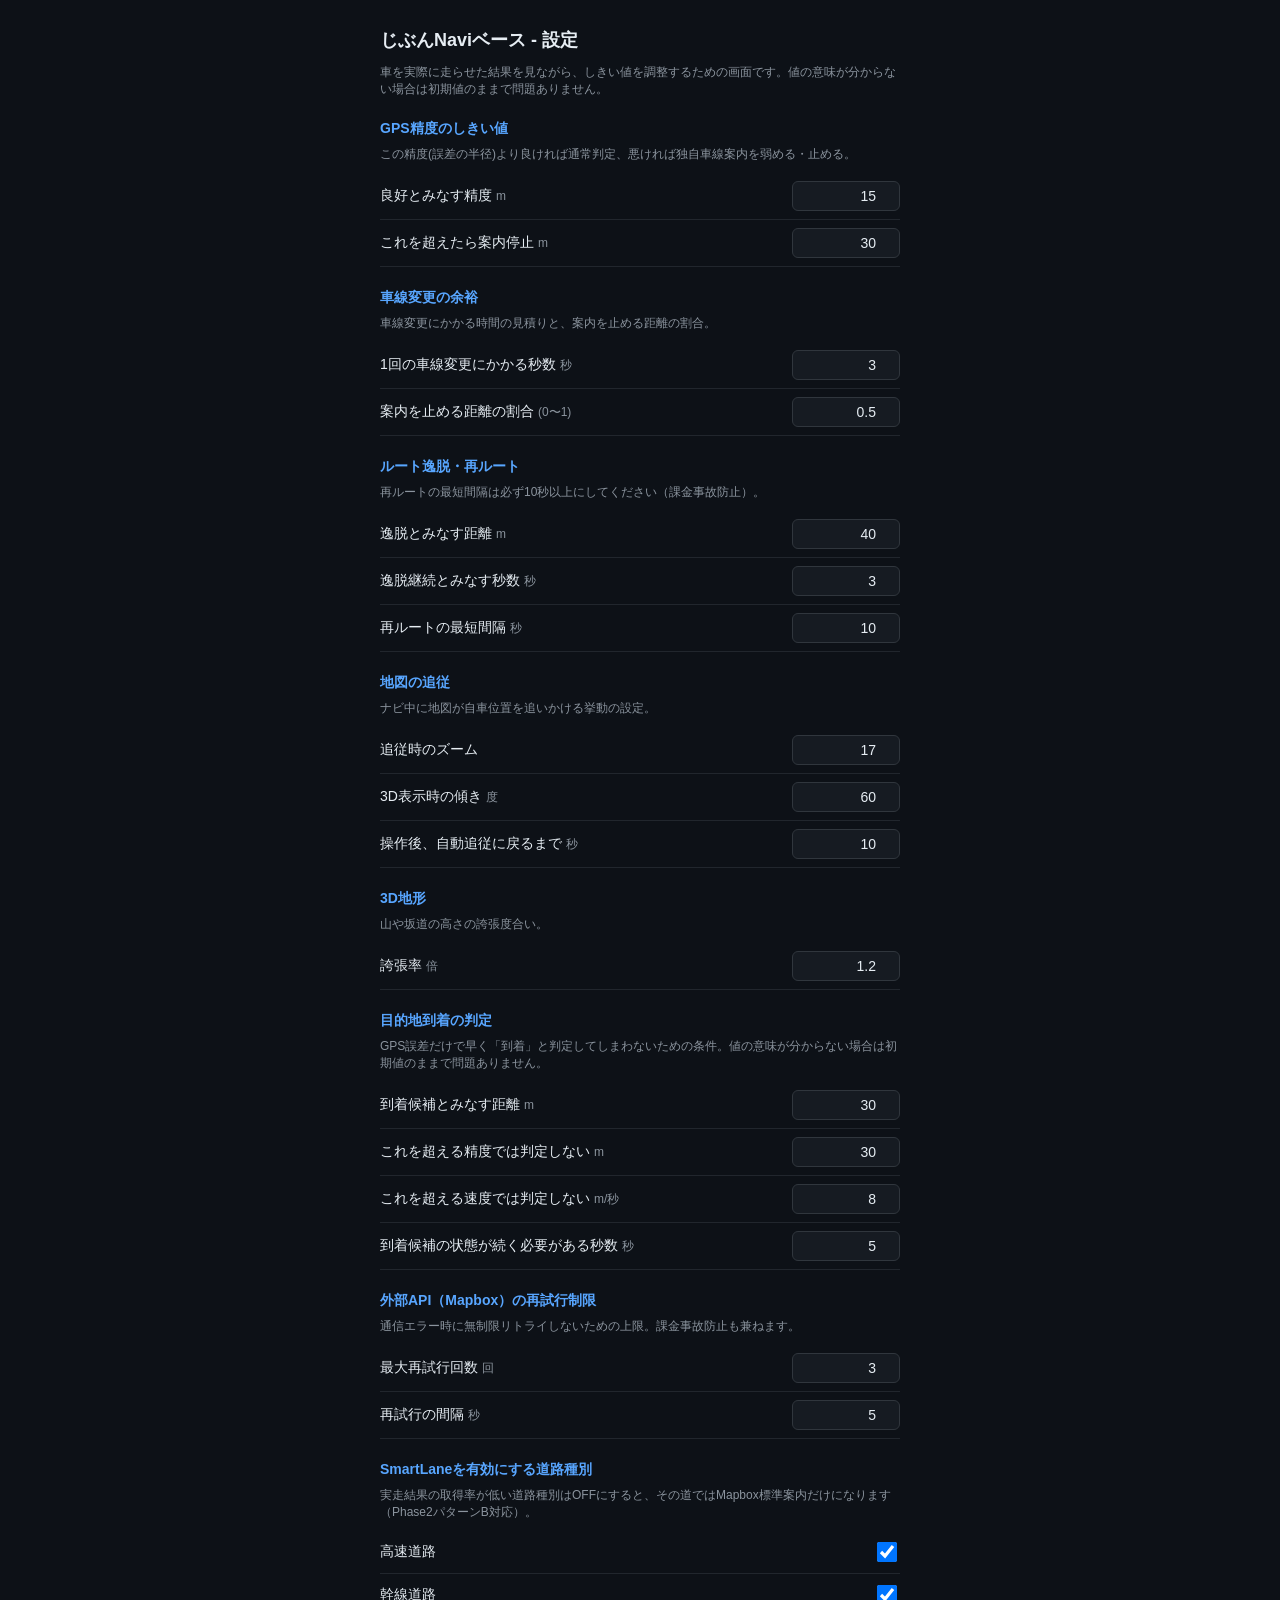
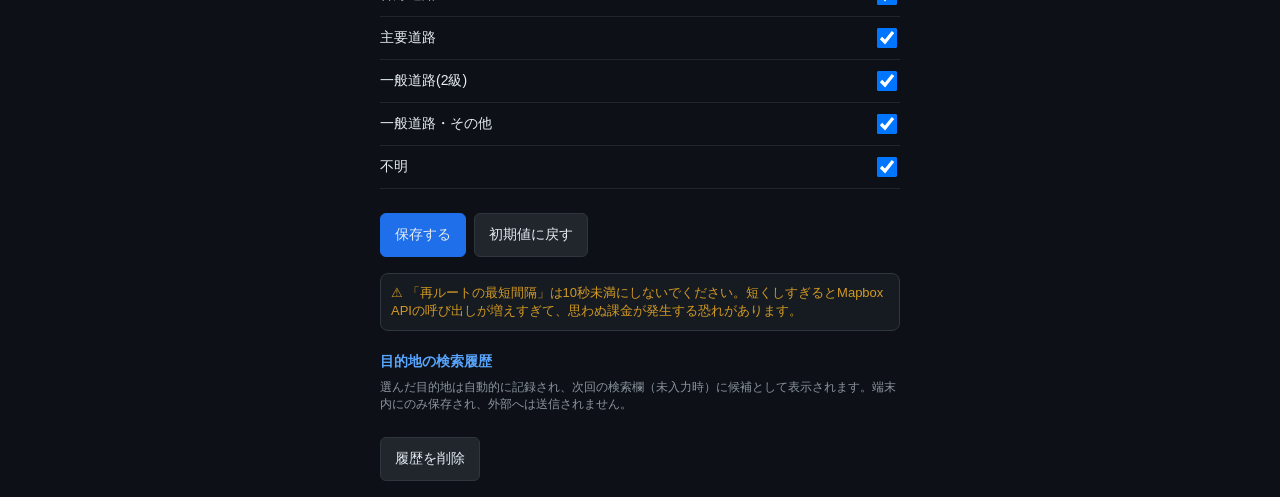
<file: settings.html>
<!DOCTYPE html>
<html lang="ja">
<head>
<meta charset="UTF-8">
<meta name="viewport" content="width=device-width, initial-scale=1.0">
<title>じぶんNaviベース - 設定</title>
<style>
  body { background:#0d1117; color:#e6edf3; font-family:-apple-system,"Hiragino Sans","Noto Sans JP",sans-serif; padding:16px; max-width:520px; margin:0 auto; }
  h1 { font-size:18px; }
  h2 { font-size:14px; color:#58a6ff; margin-top:22px; margin-bottom:8px; }
  p.desc { color:#8b949e; font-size:12px; margin:2px 0 10px; }
  .field { display:flex; justify-content:space-between; align-items:center; gap:10px; padding:8px 0; border-bottom:1px solid #21262d; }
  .field label { font-size:14px; }
  .field .unit { color:#8b949e; font-size:12px; margin-left:4px; }
  input[type="number"] {
    width:90px; background:#161b22; color:#e6edf3; border:1px solid #30363d;
    border-radius:6px; padding:6px 8px; font-size:14px; text-align:right;
  }
  input[type="checkbox"] { width:20px; height:20px; }
  input.invalid { border-color:#f85149; background:#3a1a1a; }
  #actions { display:flex; gap:8px; margin-top:24px; flex-wrap:wrap; }
  button { background:#21262d; color:#e6edf3; border:1px solid #30363d; border-radius:6px; padding:10px 14px; font-size:14px; cursor:pointer; min-height:44px; }
  #btnSave { background:#1f6feb; border-color:#1f6feb; }
  #note { margin-top:16px; padding:10px; background:#161b22; border:1px solid #30363d; border-radius:8px; font-size:13px; color:#d29922; }
  #savedMsg { color:#3fb950; font-size:13px; margin-top:10px; display:none; }
  #errorMsg { color:#f85149; font-size:13px; margin-top:10px; display:none; white-space:pre-wrap; }
</style>
</head>
<body>

<h1>じぶんNaviベース - 設定</h1>
<p class="desc">車を実際に走らせた結果を見ながら、しきい値を調整するための画面です。値の意味が分からない場合は初期値のままで問題ありません。</p>

<div id="form"></div>

<div id="actions">
  <button id="btnSave">保存する</button>
  <button id="btnReset">初期値に戻す</button>
</div>
<div id="savedMsg" role="status">保存しました。ナビ画面（index.html）を再読み込みすると反映されます。</div>
<div id="errorMsg" role="alert"></div>

<div id="note">
  ⚠ 「再ルートの最短間隔」は10秒未満にしないでください。短くしすぎるとMapbox APIの呼び出しが増えすぎて、思わぬ課金が発生する恐れがあります。
</div>

<h2>目的地の検索履歴</h2>
<p class="desc">選んだ目的地は自動的に記録され、次回の検索欄（未入力時）に候補として表示されます。端末内にのみ保存され、外部へは送信されません。</p>
<div id="actions">
  <button id="btnClearHistory">履歴を削除</button>
</div>

<script type="module">
import { SETTABLE_GROUPS, SETTINGS_STORAGE_KEY, ROAD_CLASSES, validateSettingValue, validateGroupConsistency } from './js/config.js';
import { clearHistory } from './js/log/destinationHistory.js';

// group.key → 日本語ラベル（エラーメッセージ表示用）
const FIELD_LABELS = {};

const ROAD_CLASS_LABEL = {
  motorway: '高速道路', trunk: '幹線道路', primary: '主要道路',
  secondary: '一般道路(2級)', street: '一般道路・その他', unknown: '不明'
};

// フィールド定義：どのグループ・キーを、どんなラベル・単位・step・minで編集させるか
const FIELD_GROUPS = [
  {
    title: 'GPS精度のしきい値',
    desc: 'この精度(誤差の半径)より良ければ通常判定、悪ければ独自車線案内を弱める・止める。',
    group: 'GPS_ACCURACY',
    fields: [
      { key: 'GOOD', label: '良好とみなす精度', unit: 'm', step: 1, min: 1 },
      { key: 'DEGRADED', label: 'これを超えたら案内停止', unit: 'm', step: 1, min: 1 }
    ]
  },
  {
    title: '車線変更の余裕',
    desc: '車線変更にかかる時間の見積りと、案内を止める距離の割合。',
    group: 'LANE_CHANGE',
    fields: [
      { key: 'SECONDS_PER_CHANGE', label: '1回の車線変更にかかる秒数', unit: '秒', step: 0.5, min: 0.5 },
      { key: 'CRITICAL_RATIO', label: '案内を止める距離の割合', unit: '(0〜1)', step: 0.05, min: 0.1, max: 1 }
    ]
  },
  {
    title: 'ルート逸脱・再ルート',
    desc: '再ルートの最短間隔は必ず10秒以上にしてください（課金事故防止）。',
    group: 'REROUTE',
    fields: [
      { key: 'OFF_ROUTE_METERS', label: '逸脱とみなす距離', unit: 'm', step: 5, min: 5 },
      { key: 'OFF_ROUTE_SECONDS', label: '逸脱継続とみなす秒数', unit: '秒', step: 1, min: 1 },
      { key: 'MIN_INTERVAL_SECONDS', label: '再ルートの最短間隔', unit: '秒', step: 1, min: 10 }
    ]
  },
  {
    title: '地図の追従',
    desc: 'ナビ中に地図が自車位置を追いかける挙動の設定。',
    group: 'MAP_FOLLOW',
    fields: [
      { key: 'ZOOM', label: '追従時のズーム', unit: '', step: 0.5, min: 10, max: 20 },
      { key: 'PITCH_3D', label: '3D表示時の傾き', unit: '度', step: 5, min: 0, max: 85 },
      { key: 'RESUME_AFTER_SECONDS', label: '操作後、自動追従に戻るまで', unit: '秒', step: 1, min: 1 }
    ]
  },
  {
    title: '3D地形',
    desc: '山や坂道の高さの誇張度合い。',
    group: 'TERRAIN',
    fields: [
      { key: 'EXAGGERATION', label: '誇張率', unit: '倍', step: 0.1, min: 1, max: 3 }
    ]
  },
  {
    title: '目的地到着の判定',
    desc: 'GPS誤差だけで早く「到着」と判定してしまわないための条件。値の意味が分からない場合は初期値のままで問題ありません。',
    group: 'ARRIVAL',
    fields: [
      { key: 'RADIUS_M', label: '到着候補とみなす距離', unit: 'm', step: 5, min: 5, max: 200 },
      { key: 'MAX_GPS_ACCURACY_M', label: 'これを超える精度では判定しない', unit: 'm', step: 5, min: 5, max: 200 },
      { key: 'MAX_SPEED_MPS', label: 'これを超える速度では判定しない', unit: 'm/秒', step: 1, min: 1, max: 30 },
      { key: 'SUSTAIN_SECONDS', label: '到着候補の状態が続く必要がある秒数', unit: '秒', step: 1, min: 1, max: 60 }
    ]
  },
  {
    title: '外部API（Mapbox）の再試行制限',
    desc: '通信エラー時に無制限リトライしないための上限。課金事故防止も兼ねます。',
    group: 'API_RETRY',
    fields: [
      { key: 'MAX_ATTEMPTS', label: '最大再試行回数', unit: '回', step: 1, min: 1, max: 10 },
      { key: 'INTERVAL_SECONDS', label: '再試行の間隔', unit: '秒', step: 1, min: 1, max: 60 }
    ]
  }
];

const form = document.getElementById('form');

FIELD_GROUPS.forEach(({ title, desc, group, fields }) => {
  const h2 = document.createElement('h2');
  h2.textContent = title;
  form.appendChild(h2);
  const p = document.createElement('p');
  p.className = 'desc';
  p.textContent = desc;
  form.appendChild(p);

  fields.forEach(({ key, label, unit, step, min, max }) => {
    FIELD_LABELS[`${group}.${key}`] = label;
    const row = document.createElement('div');
    row.className = 'field';
    const value = SETTABLE_GROUPS[group][key];
    row.innerHTML = `
      <label for="f_${group}_${key}">${label}<span class="unit">${unit}</span></label>
      <input type="number" id="f_${group}_${key}" data-group="${group}" data-key="${key}"
        value="${value}" step="${step}" ${min !== undefined ? `min="${min}"` : ''} ${max !== undefined ? `max="${max}"` : ''}>
    `;
    form.appendChild(row);
  });
});

// 道路種別ごとのSmartLane有効/無効
const h2 = document.createElement('h2');
h2.textContent = 'SmartLaneを有効にする道路種別';
form.appendChild(h2);
const p = document.createElement('p');
p.className = 'desc';
p.textContent = '実走結果の取得率が低い道路種別はOFFにすると、その道ではMapbox標準案内だけになります（Phase2パターンB対応）。';
form.appendChild(p);

ROAD_CLASSES.forEach((rc) => {
  FIELD_LABELS[`SMART_LANE_ENABLED_ROAD_CLASSES.${rc}`] = ROAD_CLASS_LABEL[rc] ?? rc;
  const row = document.createElement('div');
  row.className = 'field';
  const checked = SETTABLE_GROUPS.SMART_LANE_ENABLED_ROAD_CLASSES[rc];
  row.innerHTML = `
    <label for="f_road_${rc}">${ROAD_CLASS_LABEL[rc] ?? rc}</label>
    <input type="checkbox" id="f_road_${rc}" data-group="SMART_LANE_ENABLED_ROAD_CLASSES" data-key="${rc}" data-bool="true" ${checked ? 'checked' : ''}>
  `;
  form.appendChild(row);
});

// 各inputの現在値（生の文字列/boolean）を集める。数値変換はvalidateSettingValue側で行う
// （Number('')は0になってしまい未入力を検出できないため、ここでは変換しない）。
function collectRawValues() {
  const raw = {};
  form.querySelectorAll('input').forEach((input) => {
    const { group, key, bool } = input.dataset;
    if (!raw[group]) raw[group] = {};
    raw[group][key] = bool ? input.checked : input.value;
  });
  return raw;
}

// 全項目を検証してからまとめて反映する（1件ずつ即時反映しない）。
// 1件でも不正なら保存させない（部分保存はしない）。
function validateAll(rawValues) {
  const validated = {};
  const errors = [];
  form.querySelectorAll('input.invalid').forEach((el) => el.classList.remove('invalid'));

  Object.entries(rawValues).forEach(([group, values]) => {
    // 個々の値の検証。無効な項目は現在の値のままにしておく
    // （グループ整合性チェックを、実際に保存されるであろう組み合わせに対して行うため）。
    const candidate = { ...SETTABLE_GROUPS[group] };
    Object.entries(values).forEach(([key, rawValue]) => {
      const result = validateSettingValue(group, key, rawValue);
      const inputEl = form.querySelector(`input[data-group="${group}"][data-key="${key}"]`);
      if (result.valid) {
        candidate[key] = result.value;
        inputEl?.classList.remove('invalid');
      } else {
        errors.push(`${FIELD_LABELS[`${group}.${key}`] ?? `${group}.${key}`}：${result.error}`);
        inputEl?.classList.add('invalid');
      }
    });

    const consistency = validateGroupConsistency(group, candidate);
    if (!consistency.valid) {
      errors.push(consistency.error);
      Object.keys(values).forEach((key) => {
        form.querySelector(`input[data-group="${group}"][data-key="${key}"]`)?.classList.add('invalid');
      });
    }

    validated[group] = candidate;
  });
  return { validated, errors };
}

const errorMsgEl = document.getElementById('errorMsg');
const savedMsgEl = document.getElementById('savedMsg');

document.getElementById('btnSave').addEventListener('click', () => {
  const { validated, errors } = validateAll(collectRawValues());

  if (errors.length > 0) {
    savedMsgEl.style.display = 'none';
    errorMsgEl.textContent = '保存できませんでした。以下を直してください：\n' + errors.join('\n');
    errorMsgEl.style.display = 'block';
    return;
  }

  errorMsgEl.style.display = 'none';
  localStorage.setItem(SETTINGS_STORAGE_KEY, JSON.stringify(validated));
  savedMsgEl.style.display = 'block';
  setTimeout(() => { savedMsgEl.style.display = 'none'; }, 4000);
});

document.getElementById('btnReset').addEventListener('click', () => {
  if (confirm('設定を初期値に戻します。よろしいですか？')) {
    localStorage.removeItem(SETTINGS_STORAGE_KEY);
    location.reload();
  }
});

document.getElementById('btnClearHistory').addEventListener('click', () => {
  if (confirm('目的地の検索履歴を削除します。よろしいですか？')) {
    clearHistory();
  }
});
</script>
</body>
</html>
</file>
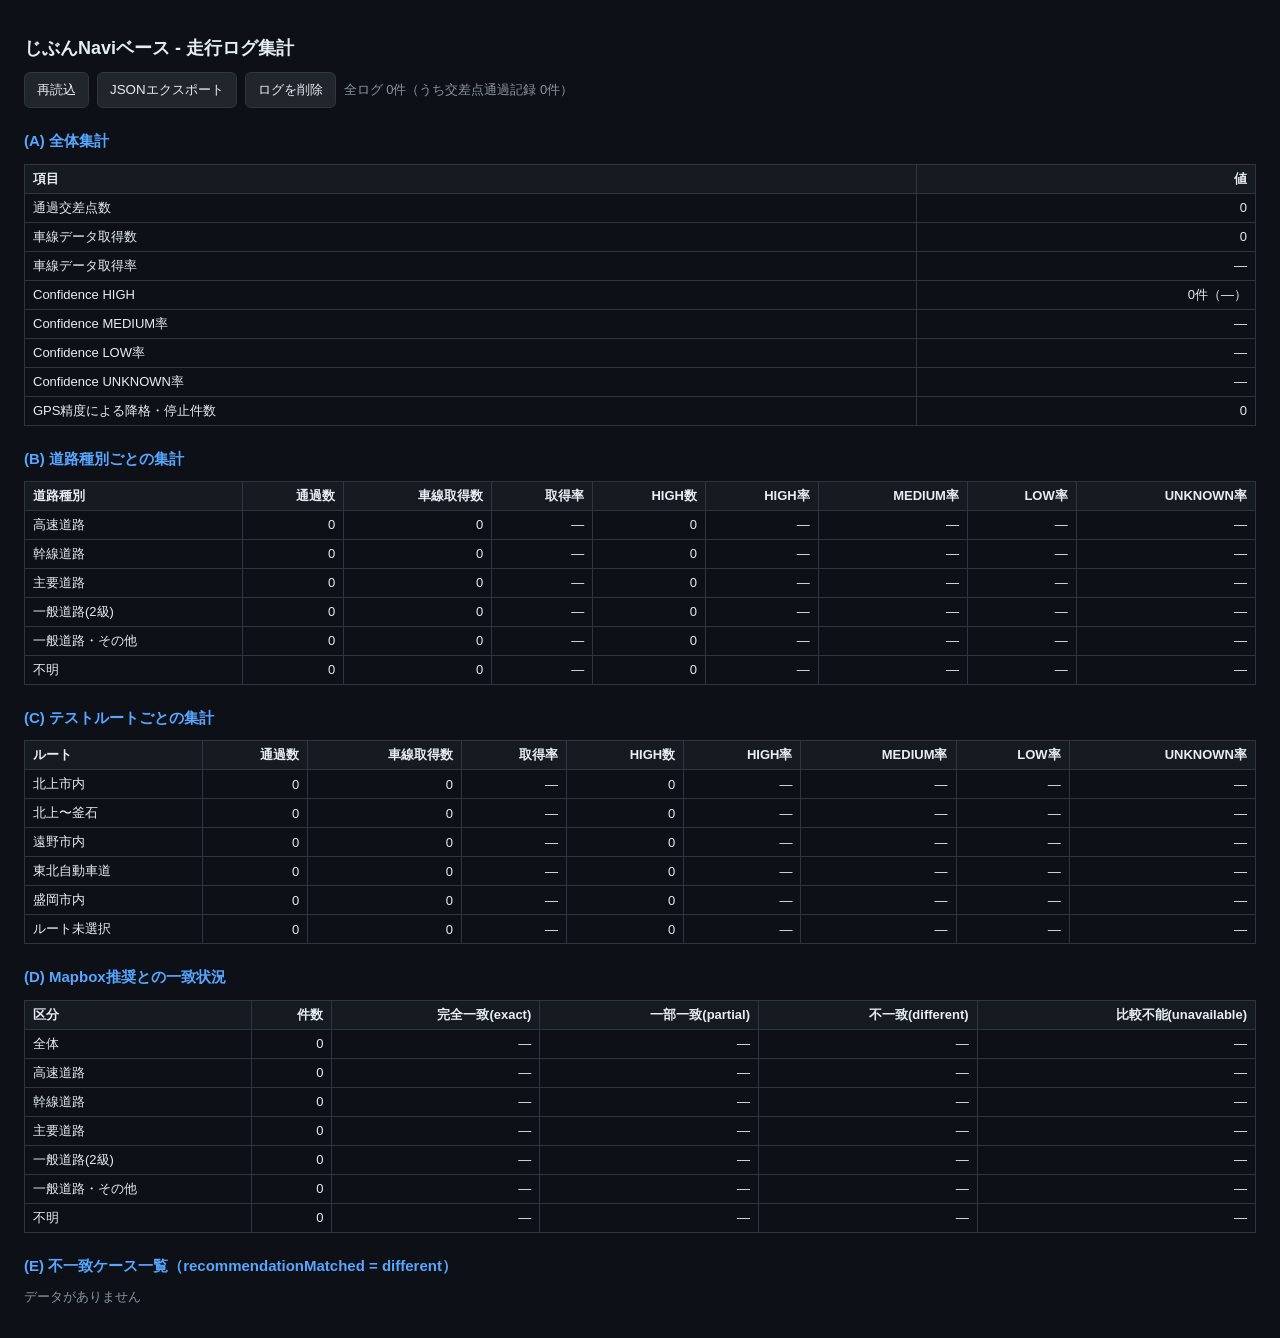
<file: stats.html>
<!DOCTYPE html>
<html lang="ja">
<head>
<meta charset="UTF-8">
<meta name="viewport" content="width=device-width, initial-scale=1.0">
<title>じぶんNaviベース - 集計</title>
<style>
  body { background:#0d1117; color:#e6edf3; font-family:-apple-system,"Hiragino Sans","Noto Sans JP",sans-serif; padding:16px; }
  h1 { font-size:18px; }
  h2 { font-size:15px; color:#58a6ff; margin-top:24px; }
  #controls { display:flex; gap:8px; align-items:center; margin:10px 0; flex-wrap:wrap; }
  button { background:#21262d; color:#e6edf3; border:1px solid #30363d; border-radius:6px; padding:8px 12px; cursor:pointer; }
  table { border-collapse:collapse; width:100%; font-size:13px; margin-top:6px; }
  th, td { border:1px solid #30363d; padding:5px 8px; text-align:right; }
  th:first-child, td:first-child { text-align:left; }
  th { background:#161b22; }
  .empty { color:#8b949e; font-size:13px; margin:8px 0; }
  #entryCount { color:#8b949e; font-size:13px; }
</style>
</head>
<body>

<h1>じぶんNaviベース - 走行ログ集計</h1>
<div id="controls">
  <button id="btnRefresh">再読込</button>
  <button id="btnExport">JSONエクスポート</button>
  <button id="btnClear">ログを削除</button>
  <span id="entryCount"></span>
</div>

<div id="content"></div>

<script type="module">
import { loadLog, clearLog, exportLogAsFile } from './js/log/driveLog.js';
import { ROAD_CLASSES, TEST_ROUTES } from './js/config.js';

const ROAD_CLASS_LABEL = {
  motorway: '高速道路', trunk: '幹線道路', primary: '主要道路',
  secondary: '一般道路(2級)', street: '一般道路・その他', unknown: '不明'
};
const TEST_ROUTE_LABEL = {
  kitakami_city: '北上市内', kitakami_kamaishi: '北上〜釜石', tono_city: '遠野市内',
  tohoku_expressway: '東北自動車道', morioka_city: '盛岡市内', other: 'ルート未選択'
};

function pct(n, d) {
  return d > 0 ? `${((n / d) * 100).toFixed(1)}%` : '—';
}

function computeGroup(entries) {
  const total = entries.length;
  const withLanes = entries.filter((e) => e.laneCount != null).length;
  const byConfidence = { high: 0, medium: 0, low: 0, unknown: 0 };
  entries.forEach((e) => { if (byConfidence[e.confidence] !== undefined) byConfidence[e.confidence]++; });
  return {
    total,
    withLanes,
    laneRate: pct(withLanes, total),
    high: byConfidence.high,
    highRate: pct(byConfidence.high, total),
    mediumRate: pct(byConfidence.medium, total),
    lowRate: pct(byConfidence.low, total),
    unknownRate: pct(byConfidence.unknown, total)
  };
}

function computeMatchGroup(entries) {
  const total = entries.length;
  const counts = { exact: 0, partial: 0, different: 0, unavailable: 0 };
  entries.forEach((e) => { if (counts[e.recommendationMatched] !== undefined) counts[e.recommendationMatched]++; });
  return {
    total,
    exactRate: pct(counts.exact, total),
    partialRate: pct(counts.partial, total),
    differentRate: pct(counts.different, total),
    unavailableRate: pct(counts.unavailable, total)
  };
}

function heading(text) {
  const h2 = document.createElement('h2');
  h2.textContent = text;
  return h2;
}

// 走行ログ(道路名・reason等)にはMapbox由来の外部データやlocalStorageの値が含まれるため、
// innerHTMLへ直接埋め込まずcreateElement+textContentでDOMを組み立てる。
function table(headers, rows) {
  if (rows.length === 0) {
    const p = document.createElement('p');
    p.className = 'empty';
    p.textContent = 'データがありません';
    return p;
  }

  const tableEl = document.createElement('table');
  const thead = document.createElement('thead');
  const headRow = document.createElement('tr');
  headers.forEach((h) => {
    const th = document.createElement('th');
    th.textContent = h;
    headRow.appendChild(th);
  });
  thead.appendChild(headRow);
  tableEl.appendChild(thead);

  const tbody = document.createElement('tbody');
  rows.forEach((r) => {
    const tr = document.createElement('tr');
    r.forEach((c) => {
      const td = document.createElement('td');
      td.textContent = c;
      tr.appendChild(td);
    });
    tbody.appendChild(tr);
  });
  tableEl.appendChild(tbody);

  return tableEl;
}

function render() {
  const allEntries = loadLog();
  // 「通過交差点数」等の集計は、10秒ごとの定期記録ではなく交差点通過時の記録のみを対象にする。
  const entries = allEntries.filter((e) => e.recordReason === 'intersection');

  document.getElementById('entryCount').textContent =
    `全ログ ${allEntries.length}件（うち交差点通過記録 ${entries.length}件）`;

  const g = computeGroup(entries);
  const gpsAffected = entries.filter((e) => e.gpsDowngraded).length;
  const nodes = [];

  // (A) 全体集計
  nodes.push(heading('(A) 全体集計'));
  nodes.push(table(
    ['項目', '値'],
    [
      ['通過交差点数', g.total],
      ['車線データ取得数', g.withLanes],
      ['車線データ取得率', g.laneRate],
      ['Confidence HIGH', `${g.high}件（${g.highRate}）`],
      ['Confidence MEDIUM率', g.mediumRate],
      ['Confidence LOW率', g.lowRate],
      ['Confidence UNKNOWN率', g.unknownRate],
      ['GPS精度による降格・停止件数', gpsAffected]
    ]
  ));

  // (B) 道路種別ごとの集計
  nodes.push(heading('(B) 道路種別ごとの集計'));
  nodes.push(table(
    ['道路種別', '通過数', '車線取得数', '取得率', 'HIGH数', 'HIGH率', 'MEDIUM率', 'LOW率', 'UNKNOWN率'],
    ROAD_CLASSES.map((rc) => {
      const gg = computeGroup(entries.filter((e) => e.roadClass === rc));
      return [ROAD_CLASS_LABEL[rc] ?? rc, gg.total, gg.withLanes, gg.laneRate, gg.high, gg.highRate, gg.mediumRate, gg.lowRate, gg.unknownRate];
    })
  ));

  // (C) テストルートごとの集計
  nodes.push(heading('(C) テストルートごとの集計'));
  nodes.push(table(
    ['ルート', '通過数', '車線取得数', '取得率', 'HIGH数', 'HIGH率', 'MEDIUM率', 'LOW率', 'UNKNOWN率'],
    TEST_ROUTES.map((tr) => {
      const gg = computeGroup(entries.filter((e) => e.testRouteId === tr));
      return [TEST_ROUTE_LABEL[tr] ?? tr, gg.total, gg.withLanes, gg.laneRate, gg.high, gg.highRate, gg.mediumRate, gg.lowRate, gg.unknownRate];
    })
  ));

  // (D) Mapbox推奨との一致状況
  nodes.push(heading('(D) Mapbox推奨との一致状況'));
  const overallMatch = computeMatchGroup(entries);
  nodes.push(table(
    ['区分', '件数', '完全一致(exact)', '一部一致(partial)', '不一致(different)', '比較不能(unavailable)'],
    [
      ['全体', overallMatch.total, overallMatch.exactRate, overallMatch.partialRate, overallMatch.differentRate, overallMatch.unavailableRate],
      ...ROAD_CLASSES.map((rc) => {
        const mm = computeMatchGroup(entries.filter((e) => e.roadClass === rc));
        return [ROAD_CLASS_LABEL[rc] ?? rc, mm.total, mm.exactRate, mm.partialRate, mm.differentRate, mm.unavailableRate];
      })
    ]
  ));

  // (E) 不一致ケース一覧
  nodes.push(heading('(E) 不一致ケース一覧（recommendationMatched = different）'));
  const mismatches = entries.filter((e) => e.recommendationMatched === 'different');
  nodes.push(table(
    ['日時', '道路名', '道路種別', 'MB推奨', 'SL推奨', 'reason'],
    mismatches.map((e) => [
      new Date(e.timestamp).toLocaleString('ja-JP'),
      e.roadName ?? '（無名道路）',
      ROAD_CLASS_LABEL[e.roadClass] ?? e.roadClass,
      (e.mapboxRecommendedLanes ?? []).join(',') || '—',
      (e.smartLaneRecommendedLanes ?? []).join(',') || '—',
      e.reason ?? ''
    ])
  ));

  document.getElementById('content').replaceChildren(...nodes);
}

document.getElementById('btnRefresh').addEventListener('click', render);
document.getElementById('btnExport').addEventListener('click', exportLogAsFile);
document.getElementById('btnClear').addEventListener('click', () => {
  if (confirm('走行ログを全て削除します。よろしいですか？')) {
    clearLog();
    render();
  }
});

render();
</script>
</body>
</html>
</file>
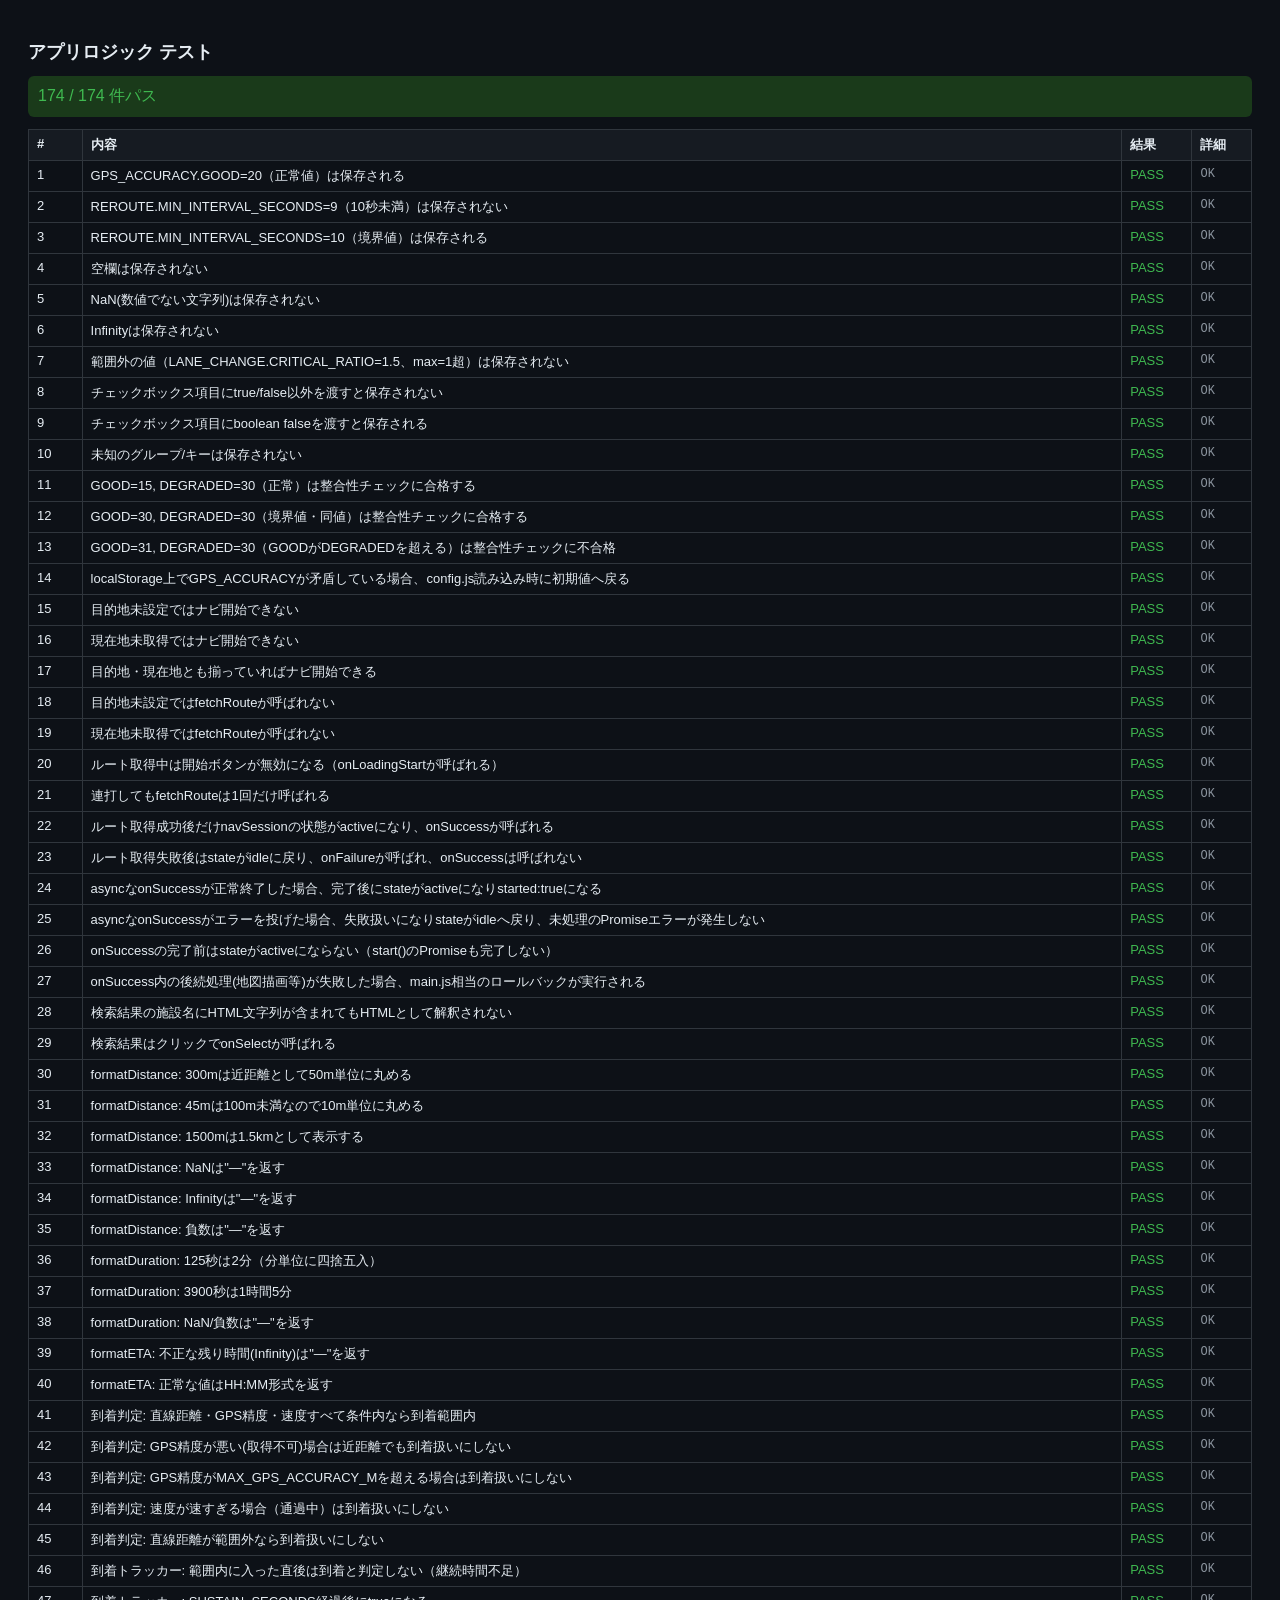
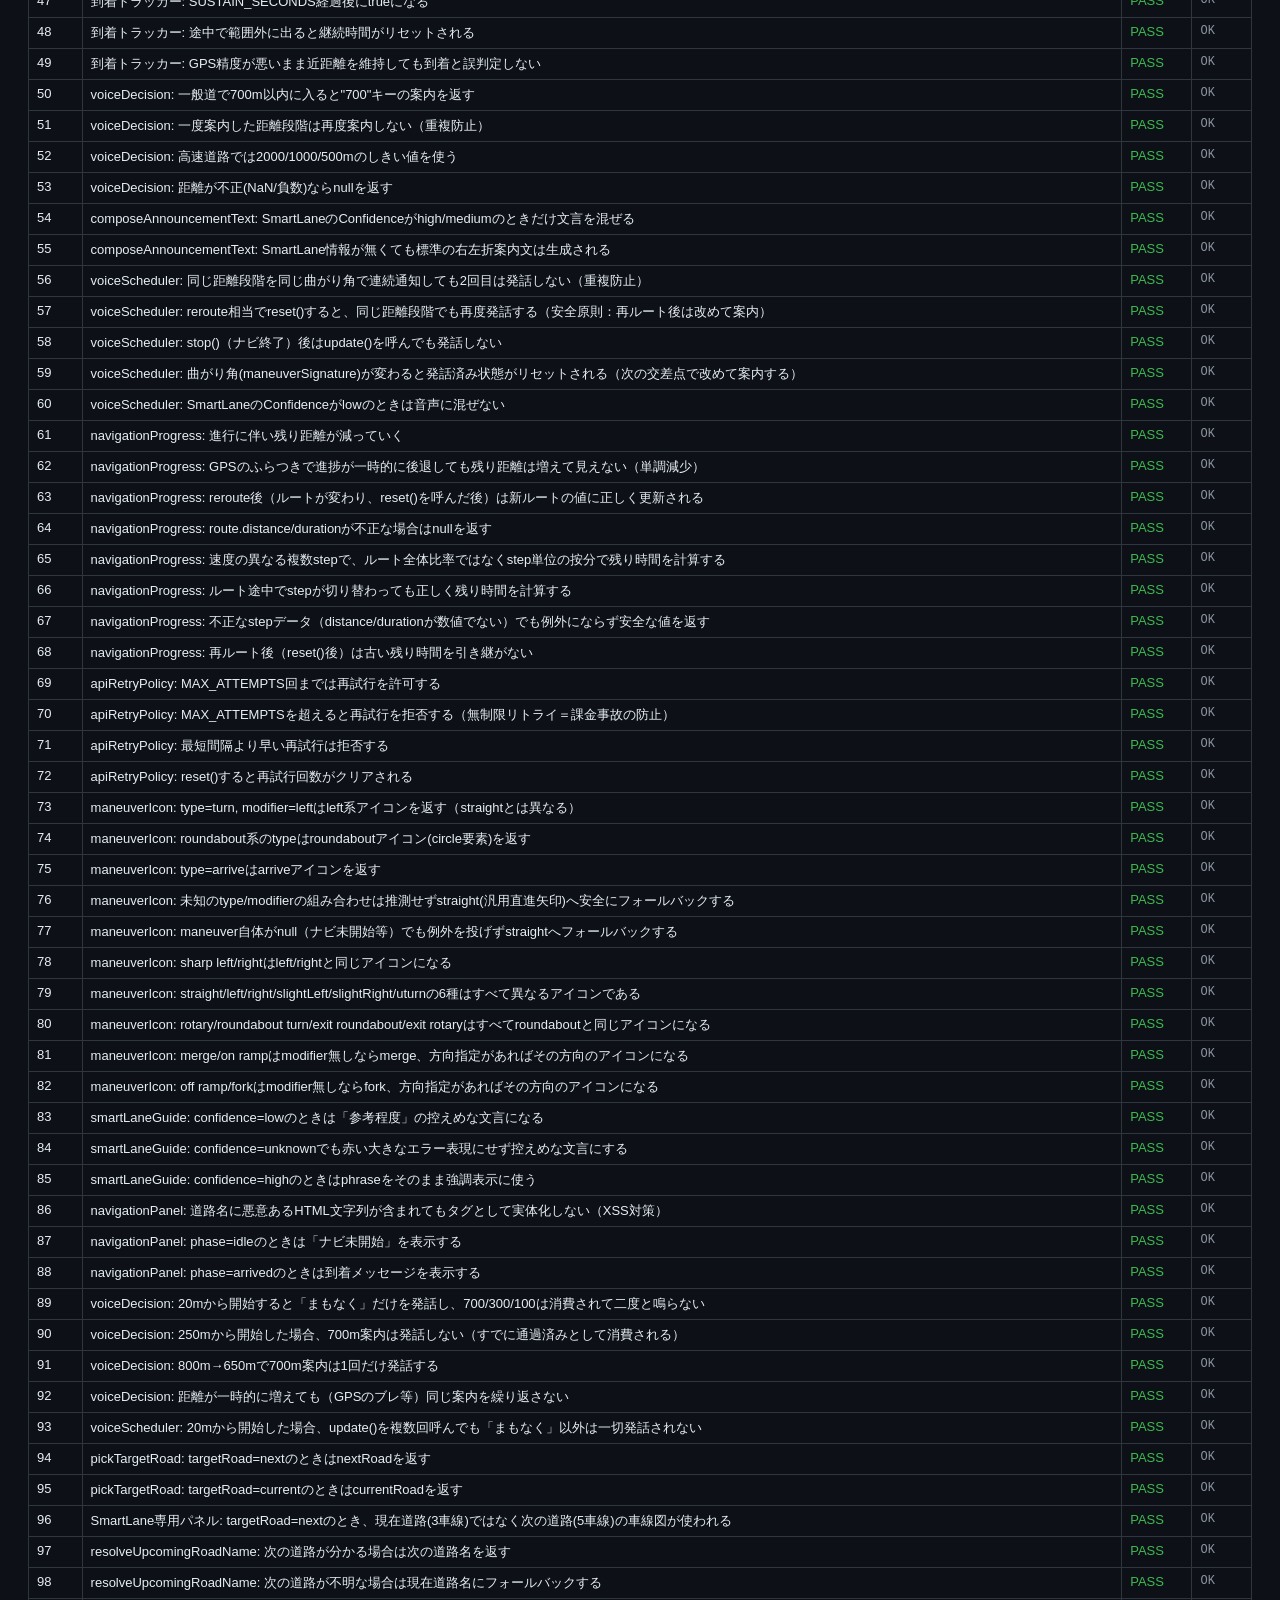
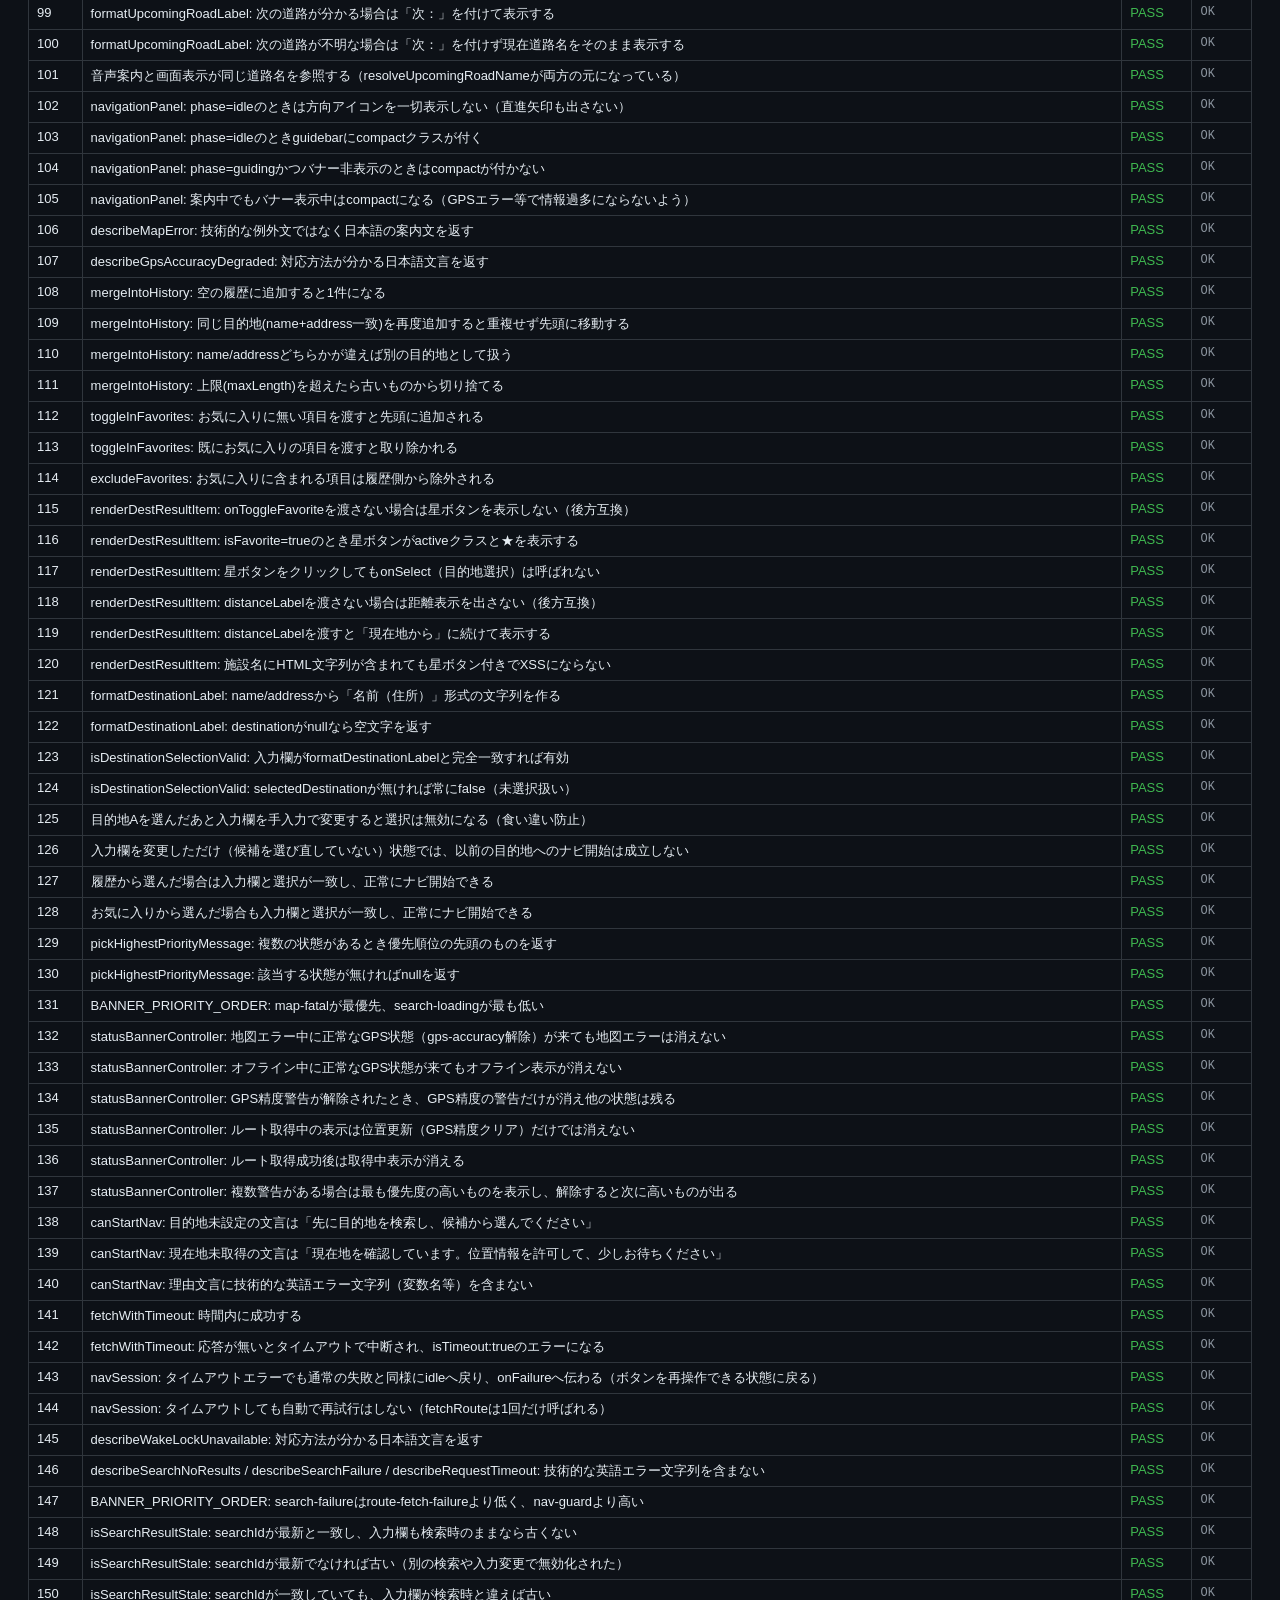
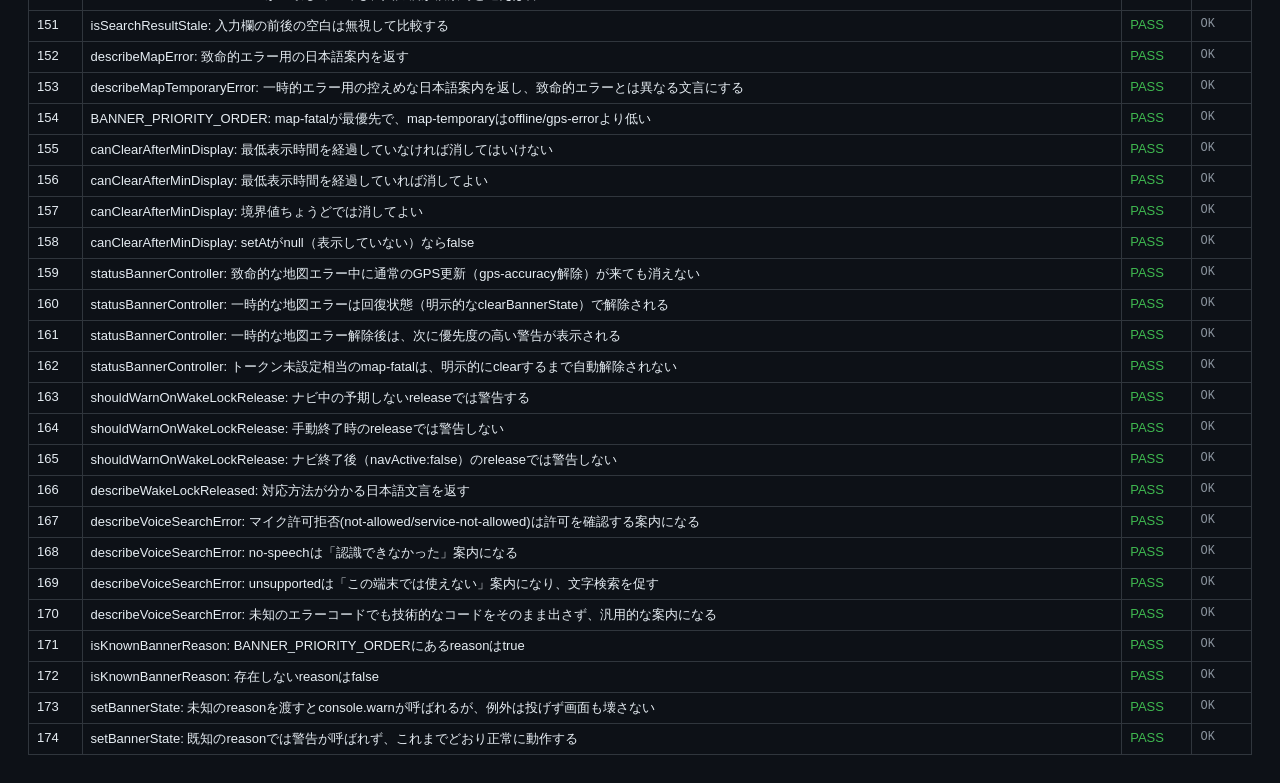
<file: tests/appLogic.test.html>
<!DOCTYPE html>
<html lang="ja">
<head>
<meta charset="UTF-8">
<title>アプリロジック テスト（設定検証・ナビ開始状態遷移・検索結果のXSS安全性）</title>
<style>
  body { background:#0d1117; color:#e6edf3; font-family:-apple-system,"Hiragino Sans","Noto Sans JP",sans-serif; padding:20px; }
  h1 { font-size:18px; }
  #summary { font-size:16px; margin:12px 0; padding:10px; border-radius:6px; }
  #summary.pass { background:#1a3a1a; color:#3fb950; }
  #summary.fail { background:#3a1a1a; color:#f85149; }
  table { border-collapse:collapse; width:100%; font-size:13px; }
  th, td { border:1px solid #30363d; padding:6px 8px; text-align:left; vertical-align:top; }
  th { background:#161b22; }
  tr.pass td.result { color:#3fb950; }
  tr.fail td.result { color:#f85149; font-weight:bold; }
  td.detail { white-space:pre-wrap; font-family:monospace; font-size:12px; color:#8b949e; }
  #sandbox { display:none; }
</style>
</head>
<body>

<h1>アプリロジック テスト</h1>
<div id="summary">実行中…</div>
<table id="resultTable">
  <thead><tr><th>#</th><th>内容</th><th>結果</th><th>詳細</th></tr></thead>
  <tbody id="resultBody"></tbody>
</table>

<!-- renderDestResultItemのテスト用に実際にDOMへ挿入する非表示コンテナ -->
<ul id="sandbox"></ul>

<!-- renderNavigationPanel（実走用ナビパネル）のテスト用に、index.html#guidebarと同じID構成を再現する -->
<div id="guidebar" style="display:none">
  <div id="navStatusBanner"></div>
  <div id="navIcon"></div>
  <div id="navDistance"></div>
  <div id="navRoadName"></div>
  <div id="navSmartLaneText"></div>
  <div id="navLanes"></div>
  <span id="navEta"></span>
  <span id="navRemainingTime"></span>
  <span id="navRemainingDistance"></span>
</div>

<script type="module">
import { validateSettingValue, validateGroupConsistency } from '../js/config.js';
import { canStartNav } from '../js/nav/navGuard.js';
import { createNavSession } from '../js/nav/navSession.js';
import { renderDestResultItem } from '../js/ui/destResultsView.js';
import { formatDistance, formatDuration, formatETA } from '../js/core/formatNavigation.js';
import { isWithinArrivalRange } from '../js/core/arrivalJudge.js';
import { decideDistanceAnnouncement, composeAnnouncementText, GENERAL_ROAD_THRESHOLDS_M, HIGHWAY_THRESHOLDS_M } from '../js/core/voiceDecision.js';
import { createArrivalTracker } from '../js/nav/arrivalTracker.js';
import { createNavigationProgress } from '../js/nav/navigationProgress.js';
import { createVoiceScheduler } from '../js/nav/voiceScheduler.js';
import { createApiRetryPolicy } from '../js/nav/apiRetryPolicy.js';
import { renderManeuverIcon } from '../js/ui/maneuverIcon.js';
import { renderNavigationPanel, showStatusBanner, hideStatusBanner } from '../js/ui/navigationPanel.js';
import { renderSmartLaneGuide } from '../js/ui/smartLaneGuide.js';
import { pickTargetRoad } from '../js/core/models.js';
import { resolveUpcomingRoadName, formatUpcomingRoadLabel } from '../js/core/formatNavigation.js';
import {
  describeMapError, describeMapTemporaryError, describeGpsAccuracyDegraded, describeRequestTimeout,
  describeSearchNoResults, describeSearchFailure, describeWakeLockUnavailable, describeWakeLockReleased,
  describeVoiceSearchError
} from '../js/core/connectivityMessages.js';
import { mergeIntoHistory, toggleInFavorites, excludeFavorites } from '../js/log/destinationHistory.js';
import { formatDestinationLabel, isDestinationSelectionValid } from '../js/core/destinationSelection.js';
import {
  pickHighestPriorityMessage, BANNER_PRIORITY_ORDER, isKnownBannerReason, canClearAfterMinDisplay
} from '../js/core/bannerPriority.js';
import { setBannerState, clearBannerState, resetBannerStates, getActiveBannerStates } from '../js/ui/statusBannerController.js';
import { fetchWithTimeout } from '../js/platform/fetchWithTimeout.js';
import { isSearchResultStale } from '../js/core/searchStaleness.js';
import { shouldWarnOnWakeLockRelease } from '../js/core/wakeLockPolicy.js';

const cases = [];
function test(description, fn) {
  cases.push({ description, fn });
}

// ---------- validateSettingValue ----------
test('GPS_ACCURACY.GOOD=20（正常値）は保存される', () => {
  const r = validateSettingValue('GPS_ACCURACY', 'GOOD', '20');
  assertEqual(r.valid, true, 'valid');
  assertEqual(r.value, 20, 'value');
});

test('REROUTE.MIN_INTERVAL_SECONDS=9（10秒未満）は保存されない', () => {
  const r = validateSettingValue('REROUTE', 'MIN_INTERVAL_SECONDS', '9');
  assertEqual(r.valid, false, 'valid');
});

test('REROUTE.MIN_INTERVAL_SECONDS=10（境界値）は保存される', () => {
  const r = validateSettingValue('REROUTE', 'MIN_INTERVAL_SECONDS', '10');
  assertEqual(r.valid, true, 'valid');
});

test('空欄は保存されない', () => {
  const r = validateSettingValue('GPS_ACCURACY', 'GOOD', '');
  assertEqual(r.valid, false, 'valid');
});

test('NaN(数値でない文字列)は保存されない', () => {
  const r = validateSettingValue('GPS_ACCURACY', 'GOOD', 'abc');
  assertEqual(r.valid, false, 'valid');
});

test('Infinityは保存されない', () => {
  const r = validateSettingValue('GPS_ACCURACY', 'GOOD', Infinity);
  assertEqual(r.valid, false, 'valid');
});

test('範囲外の値（LANE_CHANGE.CRITICAL_RATIO=1.5、max=1超）は保存されない', () => {
  const r = validateSettingValue('LANE_CHANGE', 'CRITICAL_RATIO', '1.5');
  assertEqual(r.valid, false, 'valid');
});

test('チェックボックス項目にtrue/false以外を渡すと保存されない', () => {
  const r = validateSettingValue('SMART_LANE_ENABLED_ROAD_CLASSES', 'motorway', 'true');
  assertEqual(r.valid, false, 'valid（文字列"true"はbooleanではない）');
});

test('チェックボックス項目にboolean falseを渡すと保存される', () => {
  const r = validateSettingValue('SMART_LANE_ENABLED_ROAD_CLASSES', 'motorway', false);
  assertEqual(r.valid, true, 'valid');
  assertEqual(r.value, false, 'value');
});

test('未知のグループ/キーは保存されない', () => {
  const r = validateSettingValue('NOT_A_GROUP', 'X', '1');
  assertEqual(r.valid, false, 'valid');
});

// ---------- validateGroupConsistency（複数項目間の矛盾チェック） ----------
test('GOOD=15, DEGRADED=30（正常）は整合性チェックに合格する', () => {
  const r = validateGroupConsistency('GPS_ACCURACY', { GOOD: 15, DEGRADED: 30 });
  assertEqual(r.valid, true, 'valid');
});

test('GOOD=30, DEGRADED=30（境界値・同値）は整合性チェックに合格する', () => {
  const r = validateGroupConsistency('GPS_ACCURACY', { GOOD: 30, DEGRADED: 30 });
  assertEqual(r.valid, true, 'valid');
});

test('GOOD=31, DEGRADED=30（GOODがDEGRADEDを超える）は整合性チェックに不合格', () => {
  const r = validateGroupConsistency('GPS_ACCURACY', { GOOD: 31, DEGRADED: 30 });
  assertEqual(r.valid, false, 'valid');
});

test('localStorage上でGPS_ACCURACYが矛盾している場合、config.js読み込み時に初期値へ戻る', async () => {
  localStorage.setItem('jibunnavi_base_settings_v1', JSON.stringify({ GPS_ACCURACY: { GOOD: 100, DEGRADED: 30 } }));
  try {
    const mod = await import('../js/config.js?consistency_test=' + Date.now());
    assertEqual(mod.GPS_ACCURACY.GOOD, 15, 'GOODが初期値(15)に戻っていること');
    assertEqual(mod.GPS_ACCURACY.DEGRADED, 30, 'DEGRADEDも初期値(30)のままであること');
  } finally {
    localStorage.removeItem('jibunnavi_base_settings_v1');
  }
});

// ---------- canStartNav ----------
test('目的地未設定ではナビ開始できない', () => {
  const r = canStartNav({ destination: null, position: { lat: 1, lon: 1 } });
  assertEqual(r.ok, false, 'ok');
});

test('現在地未取得ではナビ開始できない', () => {
  const r = canStartNav({ destination: { lat: 1, lon: 1 }, position: null });
  assertEqual(r.ok, false, 'ok');
});

test('目的地・現在地とも揃っていればナビ開始できる', () => {
  const r = canStartNav({ destination: { lat: 1, lon: 1 }, position: { lat: 2, lon: 2 } });
  assertEqual(r.ok, true, 'ok');
});

// ---------- navSession（ナビ開始/終了の状態遷移） ----------
test('目的地未設定ではfetchRouteが呼ばれない', async () => {
  let calls = 0;
  const session = createNavSession({ fetchRouteFn: async () => { calls++; return {}; } });
  const r = await session.start({ destination: null, position: { lat: 1, lon: 1 }, token: 't' });
  assertEqual(r.started, false, 'started');
  assertEqual(r.phase, 'guard', 'phase');
  assertEqual(calls, 0, 'fetchRoute呼び出し回数');
});

test('現在地未取得ではfetchRouteが呼ばれない', async () => {
  let calls = 0;
  const session = createNavSession({ fetchRouteFn: async () => { calls++; return {}; } });
  const r = await session.start({ destination: { lat: 1, lon: 1 }, position: null, token: 't' });
  assertEqual(r.started, false, 'started');
  assertEqual(r.phase, 'guard', 'phase');
  assertEqual(calls, 0, 'fetchRoute呼び出し回数');
});

test('ルート取得中は開始ボタンが無効になる（onLoadingStartが呼ばれる）', async () => {
  let loadingStartCalled = false;
  const session = createNavSession({ fetchRouteFn: async () => ({ steps: [] }) });
  await session.start(
    { destination: { lat: 1, lon: 1 }, position: { lat: 2, lon: 2 }, token: 't' },
    { onLoadingStart: () => { loadingStartCalled = true; } }
  );
  assertEqual(loadingStartCalled, true, 'onLoadingStartが呼ばれたこと');
});

test('連打してもfetchRouteは1回だけ呼ばれる', async () => {
  let calls = 0;
  let resolveFetch;
  const session = createNavSession({
    fetchRouteFn: () => { calls++; return new Promise((resolve) => { resolveFetch = resolve; }); }
  });
  const args = { destination: { lat: 1, lon: 1 }, position: { lat: 2, lon: 2 }, token: 't' };

  const first = session.start(args); // 1回目：取得中のまま止める
  const second = session.start(args); // 2回目：連打（busyで弾かれるはず）

  const secondResult = await second;
  assertEqual(secondResult.started, false, '2回目のstarted');
  assertEqual(secondResult.phase, 'busy', '2回目のphase');
  assertEqual(calls, 1, 'fetchRoute呼び出し回数は1回のみ');

  resolveFetch({ steps: [] });
  await first;
});

test('ルート取得成功後だけnavSessionの状態がactiveになり、onSuccessが呼ばれる', async () => {
  const fakeRoute = { steps: [] };
  let successRoute = null;
  let failureCalled = false;
  const session = createNavSession({ fetchRouteFn: async () => fakeRoute });

  const r = await session.start(
    { destination: { lat: 1, lon: 1 }, position: { lat: 2, lon: 2 }, token: 't' },
    { onSuccess: (route) => { successRoute = route; }, onFailure: () => { failureCalled = true; } }
  );

  assertEqual(r.started, true, 'started');
  assertEqual(session.getState(), 'active', 'state');
  assertEqual(successRoute, fakeRoute, 'onSuccessに渡されたroute');
  assertEqual(failureCalled, false, 'onFailureは呼ばれないこと');
});

test('ルート取得失敗後はstateがidleに戻り、onFailureが呼ばれ、onSuccessは呼ばれない', async () => {
  let successCalled = false;
  let failureErr = null;
  const session = createNavSession({ fetchRouteFn: async () => { throw new Error('network down'); } });

  const r = await session.start(
    { destination: { lat: 1, lon: 1 }, position: { lat: 2, lon: 2 }, token: 't' },
    { onSuccess: () => { successCalled = true; }, onFailure: (err) => { failureErr = err; } }
  );

  assertEqual(r.started, false, 'started');
  assertEqual(r.phase, 'fetch-error', 'phase');
  assertEqual(session.getState(), 'idle', '失敗後はidleに戻ること');
  assertEqual(successCalled, false, 'onSuccessは呼ばれないこと');
  assertEqual(failureErr.message, 'network down', 'onFailureに渡されたエラー内容');
});

// ---------- navSession：asyncなonSuccessをawaitしているか ----------
test('asyncなonSuccessが正常終了した場合、完了後にstateがactiveになりstarted:trueになる', async () => {
  let onSuccessResolved = false;
  const session = createNavSession({ fetchRouteFn: async () => ({ steps: [] }) });

  const r = await session.start(
    { destination: { lat: 1, lon: 1 }, position: { lat: 2, lon: 2 }, token: 't' },
    { onSuccess: async () => { await new Promise((res) => setTimeout(res, 10)); onSuccessResolved = true; } }
  );

  assertEqual(onSuccessResolved, true, 'onSuccessが完了していること');
  assertEqual(r.started, true, 'started');
  assertEqual(session.getState(), 'active', 'state');
});

test('asyncなonSuccessがエラーを投げた場合、失敗扱いになりstateがidleへ戻り、未処理のPromiseエラーが発生しない', async () => {
  let unhandled = null;
  const onUnhandled = (e) => { unhandled = e.reason; };
  window.addEventListener('unhandledrejection', onUnhandled);

  let failureErr = null;
  const session = createNavSession({ fetchRouteFn: async () => ({ steps: [] }) });

  const r = await session.start(
    { destination: { lat: 1, lon: 1 }, position: { lat: 2, lon: 2 }, token: 't' },
    {
      onSuccess: async () => { throw new Error('drawRoute failed'); },
      onFailure: (err) => { failureErr = err; }
    }
  );

  // unhandledrejectionは非同期に発火することがあるため少し待ってから確認する
  await new Promise((res) => setTimeout(res, 30));
  window.removeEventListener('unhandledrejection', onUnhandled);

  assertEqual(r.started, false, 'started');
  assertEqual(r.phase, 'fetch-error', 'phase');
  assertEqual(session.getState(), 'idle', 'state');
  assertEqual(failureErr?.message, 'drawRoute failed', 'onFailureに渡されたエラー');
  assertEqual(unhandled, null, '未処理のPromiseエラーが発生していないこと');
});

test('onSuccessの完了前はstateがactiveにならない（start()のPromiseも完了しない）', async () => {
  let resolveOnSuccess;
  const session = createNavSession({ fetchRouteFn: async () => ({ steps: [] }) });

  const startPromise = session.start(
    { destination: { lat: 1, lon: 1 }, position: { lat: 2, lon: 2 }, token: 't' },
    { onSuccess: () => new Promise((res) => { resolveOnSuccess = res; }) }
  );

  await new Promise((res) => setTimeout(res, 20));
  assertEqual(session.getState(), 'loading', 'onSuccess完了前はloadingのままであること');

  resolveOnSuccess();
  const r = await startPromise;
  assertEqual(session.getState(), 'active', 'onSuccess完了後はactiveになること');
  assertEqual(r.started, true, 'onSuccess完了後にstart()のPromiseが解決すること');
});

test('onSuccess内の後続処理(地図描画等)が失敗した場合、main.js相当のロールバックが実行される', async () => {
  // main.jsのonSuccessは「navActiveを先にtrueにする→後続処理」という順序のため、
  // ここでも同じ順序を模して、失敗時にonFailureで確実に戻ることを確認する。
  let navActiveSimulated = false;
  let rolledBack = false;
  const session = createNavSession({ fetchRouteFn: async () => ({ steps: [] }) });

  await session.start(
    { destination: { lat: 1, lon: 1 }, position: { lat: 2, lon: 2 }, token: 't' },
    {
      onSuccess: async () => {
        navActiveSimulated = true;
        throw new Error('drawRoute failed'); // 地図描画相当の失敗をシミュレート
      },
      onFailure: () => {
        navActiveSimulated = false;
        rolledBack = true;
      }
    }
  );

  assertEqual(navActiveSimulated, false, '失敗後はnavActive相当がfalseに戻っていること');
  assertEqual(rolledBack, true, 'onFailureによるロールバックが実行されたこと');
});

// ---------- renderDestResultItem（XSS安全性） ----------
test('検索結果の施設名にHTML文字列が含まれてもHTMLとして解釈されない', () => {
  const malicious = { name: '<img src=x onerror="window.__xssFired = true">', address: '<script>window.__xssFired2 = true<\/script>' };
  const sandbox = document.getElementById('sandbox');
  sandbox.innerHTML = '';
  const li = renderDestResultItem(malicious, () => {});
  sandbox.appendChild(li);

  assertEqual(sandbox.querySelectorAll('img').length, 0, 'imgタグが実体化していないこと');
  assertEqual(sandbox.querySelectorAll('script').length, 0, 'scriptタグが実体化していないこと');
  assertEqual(window.__xssFired, undefined, 'onerrorが発火していないこと');
  const nameEl = li.querySelector('.dr-name');
  assertEqual(nameEl.textContent, malicious.name, '文字列としてそのまま表示されていること');
});

test('検索結果はクリックでonSelectが呼ばれる', () => {
  let selected = null;
  const result = { name: 'テスト地点', address: 'テスト住所' };
  const li = renderDestResultItem(result, (r) => { selected = r; });
  li.click();
  assertEqual(selected, result, 'onSelectに渡された値');
});

// ==================== Phase 2A ====================

// ---------- formatNavigation（距離・時間・ETA表示） ----------
test('formatDistance: 300mは近距離として50m単位に丸める', () => {
  assertEqual(formatDistance(320), '300 m', '320m→300m丸め');
});
test('formatDistance: 45mは100m未満なので10m単位に丸める', () => {
  assertEqual(formatDistance(44), '40 m', '44m→40m丸め');
});
test('formatDistance: 1500mは1.5kmとして表示する', () => {
  assertEqual(formatDistance(1500), '1.5 km', 'km表示');
});
test('formatDistance: NaNは"—"を返す', () => {
  assertEqual(formatDistance(NaN), '—', 'NaN');
});
test('formatDistance: Infinityは"—"を返す', () => {
  assertEqual(formatDistance(Infinity), '—', 'Infinity');
});
test('formatDistance: 負数は"—"を返す', () => {
  assertEqual(formatDistance(-10), '—', '負数');
});
test('formatDuration: 125秒は2分（分単位に四捨五入）', () => {
  assertEqual(formatDuration(125), '2分', '2分丸め（125秒=2.08分→round=2分）');
});
test('formatDuration: 3900秒は1時間5分', () => {
  assertEqual(formatDuration(3900), '1時間5分', '1時間5分');
});
test('formatDuration: NaN/負数は"—"を返す', () => {
  assertEqual(formatDuration(NaN), '—', 'NaN');
  assertEqual(formatDuration(-5), '—', '負数');
});
test('formatETA: 不正な残り時間(Infinity)は"—"を返す', () => {
  assertEqual(formatETA(Date.now(), Infinity), '—', 'Infinity');
});
test('formatETA: 正常な値はHH:MM形式を返す', () => {
  const now = new Date('2026-01-01T10:00:00').getTime();
  assertEqual(formatETA(now, 600), '10:10', '10分後');
});

// ---------- arrivalJudge（到着の瞬間判定） ----------
const ARRIVAL_CFG = { RADIUS_M: 30, MAX_GPS_ACCURACY_M: 30, MAX_SPEED_MPS: 8 };
test('到着判定: 直線距離・GPS精度・速度すべて条件内なら到着範囲内', () => {
  const r = isWithinArrivalRange({ straightLineDistanceM: 10, routeRemainingDistanceM: 10, speedMPS: 1, gpsAccuracyM: 10 }, ARRIVAL_CFG);
  assertEqual(r, true, '到着範囲内');
});
test('到着判定: GPS精度が悪い(取得不可)場合は近距離でも到着扱いにしない', () => {
  const r = isWithinArrivalRange({ straightLineDistanceM: 5, routeRemainingDistanceM: 5, speedMPS: 0, gpsAccuracyM: null }, ARRIVAL_CFG);
  assertEqual(r, false, 'GPS精度不明では到着としない');
});
test('到着判定: GPS精度がMAX_GPS_ACCURACY_Mを超える場合は到着扱いにしない', () => {
  const r = isWithinArrivalRange({ straightLineDistanceM: 5, routeRemainingDistanceM: 5, speedMPS: 0, gpsAccuracyM: 50 }, ARRIVAL_CFG);
  assertEqual(r, false, 'GPS精度が悪いので到着としない');
});
test('到着判定: 速度が速すぎる場合（通過中）は到着扱いにしない', () => {
  const r = isWithinArrivalRange({ straightLineDistanceM: 5, routeRemainingDistanceM: 5, speedMPS: 20, gpsAccuracyM: 10 }, ARRIVAL_CFG);
  assertEqual(r, false, '速すぎるので到着としない');
});
test('到着判定: 直線距離が範囲外なら到着扱いにしない', () => {
  const r = isWithinArrivalRange({ straightLineDistanceM: 100, routeRemainingDistanceM: 5, speedMPS: 0, gpsAccuracyM: 10 }, ARRIVAL_CFG);
  assertEqual(r, false, '直線距離が遠い');
});

// ---------- arrivalTracker（到着の継続時間管理） ----------
test('到着トラッカー: 範囲内に入った直後は到着と判定しない（継続時間不足）', () => {
  const tracker = createArrivalTracker({ RADIUS_M: 30, MAX_GPS_ACCURACY_M: 30, MAX_SPEED_MPS: 8, SUSTAIN_SECONDS: 5 });
  const snap = { straightLineDistanceM: 5, routeRemainingDistanceM: 5, speedMPS: 0, gpsAccuracyM: 10 };
  const r = tracker.update(snap, 1000);
  assertEqual(r, false, '継続時間不足でまだ到着していない');
});
test('到着トラッカー: SUSTAIN_SECONDS経過後にtrueになる', () => {
  const tracker = createArrivalTracker({ RADIUS_M: 30, MAX_GPS_ACCURACY_M: 30, MAX_SPEED_MPS: 8, SUSTAIN_SECONDS: 5 });
  const snap = { straightLineDistanceM: 5, routeRemainingDistanceM: 5, speedMPS: 0, gpsAccuracyM: 10 };
  tracker.update(snap, 1000);
  const r = tracker.update(snap, 6001);
  assertEqual(r, true, '5秒経過後は到着');
});
test('到着トラッカー: 途中で範囲外に出ると継続時間がリセットされる', () => {
  const tracker = createArrivalTracker({ RADIUS_M: 30, MAX_GPS_ACCURACY_M: 30, MAX_SPEED_MPS: 8, SUSTAIN_SECONDS: 5 });
  const within = { straightLineDistanceM: 5, routeRemainingDistanceM: 5, speedMPS: 0, gpsAccuracyM: 10 };
  const outside = { straightLineDistanceM: 100, routeRemainingDistanceM: 100, speedMPS: 0, gpsAccuracyM: 10 };
  tracker.update(within, 1000);
  tracker.update(outside, 2000); // 範囲外に出てリセット
  const r = tracker.update(within, 6500); // 再突入後まだ5秒経っていない
  assertEqual(r, false, '範囲外を挟むと継続時間がリセットされ、到着していない');
});
test('到着トラッカー: GPS精度が悪いまま近距離を維持しても到着と誤判定しない', () => {
  const tracker = createArrivalTracker({ RADIUS_M: 30, MAX_GPS_ACCURACY_M: 30, MAX_SPEED_MPS: 8, SUSTAIN_SECONDS: 5 });
  const badGps = { straightLineDistanceM: 5, routeRemainingDistanceM: 5, speedMPS: 0, gpsAccuracyM: 999 };
  tracker.update(badGps, 1000);
  const r = tracker.update(badGps, 10000);
  assertEqual(r, false, 'GPS精度が悪いままでは到着しない');
});

// ---------- voiceDecision（標準の右左折案内の発話タイミング・文言） ----------
test('voiceDecision: 一般道で700m以内に入ると"700"キーの案内を返す', () => {
  const r = decideDistanceAnnouncement({ distanceToManeuverM: 650, roadClass: 'primary', speedMPS: 10, announcedKeys: new Set() });
  assertEqual(r?.key, '700', '700mキー');
});
test('voiceDecision: 一度案内した距離段階は再度案内しない（重複防止）', () => {
  const announced = new Set(['700']);
  const r = decideDistanceAnnouncement({ distanceToManeuverM: 650, roadClass: 'primary', speedMPS: 10, announcedKeys: announced });
  assertEqual(r, null, '700mは既に案内済みなのでnull');
});
test('voiceDecision: 高速道路では2000/1000/500mのしきい値を使う', () => {
  const r = decideDistanceAnnouncement({ distanceToManeuverM: 1800, roadClass: 'motorway', speedMPS: 25, announcedKeys: new Set() });
  assertEqual(r?.key, '2000', '高速道路は2000mしきい値');
});
test('voiceDecision: 距離が不正(NaN/負数)ならnullを返す', () => {
  assertEqual(decideDistanceAnnouncement({ distanceToManeuverM: NaN, roadClass: 'primary', speedMPS: 0, announcedKeys: new Set() }), null, 'NaN');
  assertEqual(decideDistanceAnnouncement({ distanceToManeuverM: -5, roadClass: 'primary', speedMPS: 0, announcedKeys: new Set() }), null, '負数');
});
test('composeAnnouncementText: SmartLaneのConfidenceがhigh/mediumのときだけ文言を混ぜる', () => {
  const high = composeAnnouncementText({ thresholdKey: '300', distanceM: 300, roadName: '県道4号', maneuver: { type: 'turn', modifier: 'right' }, smartLanePhrase: '右側車線がおすすめです', smartLaneConfidence: 'high' });
  assertEqual(high.includes('右側車線がおすすめです'), true, 'high confidenceでは混ぜる');

  const low = composeAnnouncementText({ thresholdKey: '300', distanceM: 300, roadName: '県道4号', maneuver: { type: 'turn', modifier: 'right' }, smartLanePhrase: '右側車線がおすすめです', smartLaneConfidence: 'low' });
  assertEqual(low.includes('右側車線がおすすめです'), false, 'low confidenceでは混ぜない（安全原則5）');

  const unknown = composeAnnouncementText({ thresholdKey: '300', distanceM: 300, roadName: '県道4号', maneuver: { type: 'turn', modifier: 'right' }, smartLanePhrase: null, smartLaneConfidence: 'unknown' });
  assertEqual(unknown.includes('undefined'), false, 'SmartLaneフレーズが無くても文が壊れない');
});
test('composeAnnouncementText: SmartLane情報が無くても標準の右左折案内文は生成される', () => {
  const text = composeAnnouncementText({ thresholdKey: 'immediate', distanceM: 20, roadName: null, maneuver: { type: 'turn', modifier: 'left' }, smartLanePhrase: null, smartLaneConfidence: null });
  assertEqual(typeof text === 'string' && text.length > 0, true, '標準案内文が生成される');
});

// ---------- voiceScheduler（発話タイミングの状態管理：重複防止・reroute時リセット・終了後は発話しない） ----------
function baseVoiceState(overrides = {}) {
  return {
    maneuverSignature: '0', distanceToManeuverM: 650, roadClass: 'primary', speedMPS: 10,
    roadName: 'テスト道路', maneuver: { type: 'turn', modifier: 'right' },
    smartLanePhrase: null, smartLaneConfidence: null,
    ...overrides
  };
}
test('voiceScheduler: 同じ距離段階を同じ曲がり角で連続通知しても2回目は発話しない（重複防止）', () => {
  const scheduler = createVoiceScheduler();
  const first = scheduler.update(baseVoiceState());
  const second = scheduler.update(baseVoiceState());
  assertEqual(typeof first, 'string', '1回目は発話する');
  assertEqual(second, null, '2回目（同じ段階）は発話しない');
});
test('voiceScheduler: reroute相当でreset()すると、同じ距離段階でも再度発話する（安全原則：再ルート後は改めて案内）', () => {
  const scheduler = createVoiceScheduler();
  scheduler.update(baseVoiceState());
  scheduler.reset();
  const afterReset = scheduler.update(baseVoiceState());
  assertEqual(typeof afterReset, 'string', 'reset後は再度発話する');
});
test('voiceScheduler: stop()（ナビ終了）後はupdate()を呼んでも発話しない', () => {
  const scheduler = createVoiceScheduler();
  scheduler.stop();
  const r = scheduler.update(baseVoiceState());
  assertEqual(r, null, 'ナビ終了後は発話しない');
});
test('voiceScheduler: 曲がり角(maneuverSignature)が変わると発話済み状態がリセットされる（次の交差点で改めて案内する）', () => {
  const scheduler = createVoiceScheduler();
  scheduler.update(baseVoiceState({ maneuverSignature: '0' }));
  const nextManeuver = scheduler.update(baseVoiceState({ maneuverSignature: '1' }));
  assertEqual(typeof nextManeuver, 'string', '次の曲がり角では改めて発話する');
});
test('voiceScheduler: SmartLaneのConfidenceがlowのときは音声に混ぜない', () => {
  const scheduler = createVoiceScheduler();
  const text = scheduler.update(baseVoiceState({ smartLanePhrase: '左側車線がおすすめです', smartLaneConfidence: 'low' }));
  assertEqual(text?.includes('左側車線がおすすめです'), false, 'low confidenceでは音声に混ぜない');
});

// ---------- navigationProgress（残り距離・残り時間、reroute後の更新） ----------
test('navigationProgress: 進行に伴い残り距離が減っていく', () => {
  const progress = createNavigationProgress();
  const route = { distance: 1000, duration: 200 };
  const r1 = progress.update(route, { progressDistance: 100 });
  const r2 = progress.update(route, { progressDistance: 400 });
  assertEqual(r1.remainingDistanceM, 900, '進捗100m時点の残り距離');
  assertEqual(r2.remainingDistanceM, 600, '進捗400m時点の残り距離');
});
test('navigationProgress: GPSのふらつきで進捗が一時的に後退しても残り距離は増えて見えない（単調減少）', () => {
  const progress = createNavigationProgress();
  const route = { distance: 1000, duration: 200 };
  progress.update(route, { progressDistance: 400 }); // 残り600
  const r = progress.update(route, { progressDistance: 350 }); // GPSのブレで後退（残りは650のはず）
  assertEqual(r.remainingDistanceM, 600, '後退せず直前の値(600)を維持する');
});
test('navigationProgress: reroute後（ルートが変わり、reset()を呼んだ後）は新ルートの値に正しく更新される', () => {
  const progress = createNavigationProgress();
  const routeA = { distance: 1000, duration: 200 };
  progress.update(routeA, { progressDistance: 900 }); // 残り100
  progress.reset(); // reroute時に呼ばれる
  const routeB = { distance: 2000, duration: 400 };
  const r = progress.update(routeB, { progressDistance: 0 });
  assertEqual(r.remainingDistanceM, 2000, '新ルートの残り距離が古いルートの値に引きずられない');
});
test('navigationProgress: route.distance/durationが不正な場合はnullを返す', () => {
  const progress = createNavigationProgress();
  const r = progress.update({ distance: NaN, duration: NaN }, { progressDistance: 0 });
  assertEqual(r.remainingDistanceM, null, 'distanceがNaNならnull');
  assertEqual(r.remainingSeconds, null, 'durationがNaNならnull');
});

// ---------- 優先度C: 到着予定時刻の精度を上げる（step単位の残り時間計算） ----------
test('navigationProgress: 速度の異なる複数stepで、ルート全体比率ではなくstep単位の按分で残り時間を計算する', () => {
  const progress = createNavigationProgress();
  const route = {
    distance: 1700, duration: 240,
    steps: [
      { distance: 1000, duration: 100 }, // 速い区間（例：高速）
      { distance: 500, duration: 100 },  // 遅い区間
      { distance: 200, duration: 40 }
    ]
  };
  // step0の半分（残り500m）まで進んだ状態
  const r = progress.update(route, { progressDistance: 500, stepIndex: 0, distanceToCurrentManeuver: 500 });
  // 期待値：現在step(100 * 500/1000=50) + 後続step(100+40) = 190
  assertEqual(r.remainingSeconds, 190, 'step単位の按分で計算される');
  // ルート全体比率の従来計算(240 * 1200/1700 ≈ 169.4)とは異なる値になっていることを確認
  assertEqual(Math.abs(r.remainingSeconds - 240 * (1200 / 1700)) > 1, true, 'ルート全体比率の簡易計算とは異なる（step単位が使われている証拠）');
});
test('navigationProgress: ルート途中でstepが切り替わっても正しく残り時間を計算する', () => {
  const progress = createNavigationProgress();
  const route = {
    distance: 1700, duration: 240,
    steps: [
      { distance: 1000, duration: 100 },
      { distance: 500, duration: 100 },
      { distance: 200, duration: 40 }
    ]
  };
  progress.update(route, { progressDistance: 800, stepIndex: 0, distanceToCurrentManeuver: 200 });
  const r = progress.update(route, { progressDistance: 1200, stepIndex: 1, distanceToCurrentManeuver: 300 });
  // step1の残り300/500 * 100 = 60 + step2(40) = 100
  assertEqual(r.remainingSeconds, 100, 'stepが切り替わった後も正しく計算される');
});
test('navigationProgress: 不正なstepデータ（distance/durationが数値でない）でも例外にならず安全な値を返す', () => {
  const progress = createNavigationProgress();
  const routeBadCurrent = { distance: 300, duration: 60, steps: [{ distance: 'abc', duration: 100 }] };
  let r1;
  try {
    r1 = progress.update(routeBadCurrent, { progressDistance: 0, stepIndex: 0, distanceToCurrentManeuver: 0 });
  } catch (e) {
    r1 = { threw: true };
  }
  assertEqual(r1.threw, undefined, '現在stepのdistanceが不正でも例外にならない');
  assertEqual(Number.isFinite(r1.remainingSeconds) || r1.remainingSeconds === null, true, '数値かnullのいずれか（フォールバック計算）');

  const progress2 = createNavigationProgress();
  const routeBadNext = {
    distance: 300, duration: 60,
    steps: [{ distance: 100, duration: 20 }, { distance: 200, duration: null }]
  };
  let r2;
  try {
    r2 = progress2.update(routeBadNext, { progressDistance: 50, stepIndex: 0, distanceToCurrentManeuver: 50 });
  } catch (e) {
    r2 = { threw: true };
  }
  assertEqual(r2.threw, undefined, '後続stepのdurationが不正でも例外にならない');
});
test('navigationProgress: 再ルート後（reset()後）は古い残り時間を引き継がない', () => {
  const progress = createNavigationProgress();
  const routeA = { distance: 100, duration: 10, steps: [{ distance: 100, duration: 10 }] };
  const rA = progress.update(routeA, { progressDistance: 90, stepIndex: 0, distanceToCurrentManeuver: 10 });
  assertEqual(rA.remainingSeconds, 1, '旧ルートでは残りわずか（10 * 10/100 = 1秒）');

  progress.reset();
  const routeB = { distance: 5000, duration: 600, steps: [{ distance: 5000, duration: 600 }] };
  const rB = progress.update(routeB, { progressDistance: 0, stepIndex: 0, distanceToCurrentManeuver: 5000 });
  assertEqual(rB.remainingSeconds, 600, '新ルートの値がそのまま使われ、旧ルートの小さい値に引きずられない');
});

// ---------- apiRetryPolicy（再試行回数の上限） ----------
test('apiRetryPolicy: MAX_ATTEMPTS回までは再試行を許可する', () => {
  const policy = createApiRetryPolicy({ MAX_ATTEMPTS: 3, INTERVAL_SECONDS: 5 });
  let now = 0;
  for (let i = 0; i < 3; i++) {
    const check = policy.canRetry(now);
    assertEqual(check.ok, true, `${i + 1}回目は許可される`);
    policy.recordAttempt(now);
    now += 6000; // INTERVAL_SECONDSより十分空ける
  }
});
test('apiRetryPolicy: MAX_ATTEMPTSを超えると再試行を拒否する（無制限リトライ＝課金事故の防止）', () => {
  const policy = createApiRetryPolicy({ MAX_ATTEMPTS: 3, INTERVAL_SECONDS: 5 });
  let now = 0;
  for (let i = 0; i < 3; i++) { policy.recordAttempt(now); now += 6000; }
  const check = policy.canRetry(now);
  assertEqual(check.ok, false, '上限超過');
  assertEqual(check.reason, 'max-attempts', '理由はmax-attempts');
});
test('apiRetryPolicy: 最短間隔より早い再試行は拒否する', () => {
  const policy = createApiRetryPolicy({ MAX_ATTEMPTS: 3, INTERVAL_SECONDS: 5 });
  policy.recordAttempt(0);
  const check = policy.canRetry(1000); // 5秒経っていない
  assertEqual(check.ok, false, '間隔不足');
  assertEqual(check.reason, 'too-soon', '理由はtoo-soon');
});
test('apiRetryPolicy: reset()すると再試行回数がクリアされる', () => {
  const policy = createApiRetryPolicy({ MAX_ATTEMPTS: 3, INTERVAL_SECONDS: 5 });
  let now = 0;
  for (let i = 0; i < 3; i++) { policy.recordAttempt(now); now += 6000; }
  policy.reset();
  const check = policy.canRetry(now);
  assertEqual(check.ok, true, 'reset後は再試行できる');
});

// ---------- maneuverIcon（方向アイコンの安全なフォールバック） ----------
test('maneuverIcon: type=turn, modifier=leftはleft系アイコンを返す（straightとは異なる）', () => {
  const left = renderManeuverIcon({ type: 'turn', modifier: 'left' });
  const straight = renderManeuverIcon({ type: 'turn', modifier: 'straight' });
  assertEqual(left !== straight, true, 'leftとstraightは別のSVG');
});
test('maneuverIcon: roundabout系のtypeはroundaboutアイコン(circle要素)を返す', () => {
  const icon = renderManeuverIcon({ type: 'roundabout', modifier: null });
  assertEqual(icon.includes('<circle'), true, 'roundaboutにはcircle要素が含まれる');
});
test('maneuverIcon: type=arriveはarriveアイコンを返す', () => {
  const icon = renderManeuverIcon({ type: 'arrive', modifier: null });
  const straight = renderManeuverIcon({ type: 'turn', modifier: 'straight' });
  assertEqual(icon !== straight, true, 'arriveはstraightと異なる専用アイコン');
});
test('maneuverIcon: 未知のtype/modifierの組み合わせは推測せずstraight(汎用直進矢印)へ安全にフォールバックする', () => {
  const unknown = renderManeuverIcon({ type: 'unknown-future-maneuver-type', modifier: 'unknown-modifier-xyz' });
  const straight = renderManeuverIcon({ type: 'turn', modifier: 'straight' });
  assertEqual(unknown, straight, '未知の組み合わせはstraightと同一のSVGになる');
});
test('maneuverIcon: maneuver自体がnull（ナビ未開始等）でも例外を投げずstraightへフォールバックする', () => {
  const nullResult = renderManeuverIcon(null);
  const straight = renderManeuverIcon({ type: 'turn', modifier: 'straight' });
  assertEqual(nullResult, straight, 'nullでもstraightにフォールバック');
});
test('maneuverIcon: sharp left/rightはleft/rightと同じアイコンになる', () => {
  assertEqual(renderManeuverIcon({ type: 'turn', modifier: 'sharp left' }), renderManeuverIcon({ type: 'turn', modifier: 'left' }), 'sharp left = left');
  assertEqual(renderManeuverIcon({ type: 'turn', modifier: 'sharp right' }), renderManeuverIcon({ type: 'turn', modifier: 'right' }), 'sharp right = right');
});
test('maneuverIcon: straight/left/right/slightLeft/slightRight/uturnの6種はすべて異なるアイコンである', () => {
  const all = [
    renderManeuverIcon({ type: 'turn', modifier: 'straight' }),
    renderManeuverIcon({ type: 'turn', modifier: 'left' }),
    renderManeuverIcon({ type: 'turn', modifier: 'right' }),
    renderManeuverIcon({ type: 'turn', modifier: 'slight left' }),
    renderManeuverIcon({ type: 'turn', modifier: 'slight right' }),
    renderManeuverIcon({ type: 'turn', modifier: 'uturn' })
  ];
  assertEqual(new Set(all).size, all.length, '6種すべて別々のアイコンである（誤って同じ矢印に丸められていない）');
});
test('maneuverIcon: rotary/roundabout turn/exit roundabout/exit rotaryはすべてroundaboutと同じアイコンになる', () => {
  const base = renderManeuverIcon({ type: 'roundabout', modifier: null });
  ['rotary', 'roundabout turn', 'exit roundabout', 'exit rotary'].forEach((type) => {
    assertEqual(renderManeuverIcon({ type, modifier: null }), base, `${type}はroundaboutと同じアイコン`);
  });
});
test('maneuverIcon: merge/on rampはmodifier無しならmerge、方向指定があればその方向のアイコンになる', () => {
  const merge = renderManeuverIcon({ type: 'merge', modifier: null });
  assertEqual(renderManeuverIcon({ type: 'on ramp', modifier: null }), merge, 'on rampもmerge扱い');
  assertEqual(renderManeuverIcon({ type: 'merge', modifier: 'left' }), renderManeuverIcon({ type: 'turn', modifier: 'left' }), 'merge+left→left系');
  assertEqual(renderManeuverIcon({ type: 'merge', modifier: 'slight right' }), renderManeuverIcon({ type: 'turn', modifier: 'right' }), 'merge+slight right→right系');
});
test('maneuverIcon: off ramp/forkはmodifier無しならfork、方向指定があればその方向のアイコンになる', () => {
  const fork = renderManeuverIcon({ type: 'fork', modifier: null });
  assertEqual(renderManeuverIcon({ type: 'off ramp', modifier: null }), fork, 'off rampもfork扱い');
  assertEqual(renderManeuverIcon({ type: 'off ramp', modifier: 'right' }), renderManeuverIcon({ type: 'turn', modifier: 'right' }), 'off ramp+right→right系');
  assertEqual(renderManeuverIcon({ type: 'fork', modifier: 'left' }), renderManeuverIcon({ type: 'turn', modifier: 'left' }), 'fork+left→left系');
});

// ---------- smartLaneGuide（Confidenceごとの表示・音声可否の切り替え） ----------
test('smartLaneGuide: confidence=lowのときは「参考程度」の控えめな文言になる', () => {
  const r = renderSmartLaneGuide({ confidence: 'low', phrase: '左側車線がおすすめです', recommendedLanes: [0] }, [{ isActive: true, isValid: true }]);
  assertEqual(r.text, '車線情報は参考程度です', 'low時の文言');
});
test('smartLaneGuide: confidence=unknownでも赤い大きなエラー表現にせず控えめな文言にする', () => {
  const r = renderSmartLaneGuide({ confidence: 'unknown', phrase: null, recommendedLanes: [] }, null);
  assertEqual(r.text, '車線情報を取得できません', 'unknown時の控えめな文言');
});
test('smartLaneGuide: confidence=highのときはphraseをそのまま強調表示に使う', () => {
  const r = renderSmartLaneGuide({ confidence: 'high', phrase: '右側車線がおすすめです', recommendedLanes: [1] }, [{ isActive: true, isValid: true }]);
  assertEqual(r.text, '右側車線がおすすめです', 'high時はphraseを表示');
});

// ---------- navigationPanel（実走用ナビパネルの描画・XSS安全性） ----------
test('navigationPanel: 道路名に悪意あるHTML文字列が含まれてもタグとして実体化しない（XSS対策）', () => {
  const malicious = '<img src=x onerror="window.__navXssFired = true">';
  renderNavigationPanel({
    phase: 'guiding', maneuver: { type: 'turn', modifier: 'left' }, distanceToManeuverText: '300 m',
    roadName: malicious, smartLane: null, eta: '10:00', remainingTime: '5分', remainingDistance: '300 m'
  });
  const roadNameEl = document.getElementById('navRoadName');
  assertEqual(document.querySelectorAll('#guidebar img').length, 0, 'imgタグが実体化していないこと');
  assertEqual(window.__navXssFired, undefined, 'onerrorが発火していないこと');
  assertEqual(roadNameEl.textContent, malicious, '文字列としてそのまま表示されていること');
});
test('navigationPanel: phase=idleのときは「ナビ未開始」を表示する', () => {
  renderNavigationPanel({ phase: 'idle', maneuver: null, distanceToManeuverText: '', roadName: null, smartLane: null, eta: '—', remainingTime: '', remainingDistance: '' });
  assertEqual(document.getElementById('navRoadName').textContent, 'ナビ未開始', 'idle表示');
});
test('navigationPanel: phase=arrivedのときは到着メッセージを表示する', () => {
  renderNavigationPanel({ phase: 'arrived', maneuver: null, distanceToManeuverText: '', roadName: null, smartLane: null, eta: '—', remainingTime: '', remainingDistance: '' });
  assertEqual(document.getElementById('navRoadName').textContent, '目的地周辺です', '到着表示');
});

// ==================== Phase 2A 実走フィードバック対応 ====================

// ---------- 距離音声案内の逆戻り防止 ----------
test('voiceDecision: 20mから開始すると「まもなく」だけを発話し、700/300/100は消費されて二度と鳴らない', () => {
  const announced = new Set();
  const first = decideDistanceAnnouncement({ distanceToManeuverM: 20, roadClass: 'primary', speedMPS: 0, announcedKeys: announced });
  assertEqual(first?.key, 'immediate', '最初は「まもなく」だけ');
  announced.add(first.key);
  (first.consumedKeys ?? []).forEach((k) => announced.add(k));
  assertEqual([...announced].sort(), ['100', '300', '700', 'immediate'], '700/300/100も消費済みになる');

  // 距離が離れた場合（GPSのブレ等）でも、消費済みの段階は二度と発話されない
  [80, 250, 400, 650].forEach((d) => {
    const r = decideDistanceAnnouncement({ distanceToManeuverM: d, roadClass: 'primary', speedMPS: 0, announcedKeys: announced });
    assertEqual(r, null, `距離${d}mでも再発話しない`);
  });
});

test('voiceDecision: 250mから開始した場合、700m案内は発話しない（すでに通過済みとして消費される）', () => {
  const announced = new Set();
  const r = decideDistanceAnnouncement({ distanceToManeuverM: 250, roadClass: 'primary', speedMPS: 10, announcedKeys: announced });
  assertEqual(r?.key, '300', '一番近い300のみ発話される');
  assertEqual(r?.consumedKeys, ['700'], '700は無音で消費される');
  const text = composeAnnouncementText({ thresholdKey: r.key, distanceM: r.distanceM, roadName: null, maneuver: { type: 'turn', modifier: 'right' }, smartLanePhrase: null, smartLaneConfidence: null });
  assertEqual(text.includes('700'), false, '発話文言に700mが含まれない');
});

test('voiceDecision: 800m→650mで700m案内は1回だけ発話する', () => {
  const announced = new Set();
  const atFar = decideDistanceAnnouncement({ distanceToManeuverM: 800, roadClass: 'primary', speedMPS: 10, announcedKeys: announced });
  assertEqual(atFar, null, '800mではまだ何も発話しない');

  const atNear = decideDistanceAnnouncement({ distanceToManeuverM: 650, roadClass: 'primary', speedMPS: 10, announcedKeys: announced });
  assertEqual(atNear?.key, '700', '650mで700mが発話される');
  announced.add(atNear.key);

  const again = decideDistanceAnnouncement({ distanceToManeuverM: 650, roadClass: 'primary', speedMPS: 10, announcedKeys: announced });
  assertEqual(again, null, '同じ650mで再度発話しない（1回だけ）');
});

test('voiceDecision: 距離が一時的に増えても（GPSのブレ等）同じ案内を繰り返さない', () => {
  const announced = new Set(['700']); // 既に700mを発話済みの状態から始める
  const jumpedFar = decideDistanceAnnouncement({ distanceToManeuverM: 720, roadClass: 'primary', speedMPS: 10, announcedKeys: announced });
  assertEqual(jumpedFar, null, '距離が720mへ増えても700mは再発話しない');
  const backNear = decideDistanceAnnouncement({ distanceToManeuverM: 680, roadClass: 'primary', speedMPS: 10, announcedKeys: announced });
  assertEqual(backNear, null, '680mへ戻っても700mは再発話しない（announcedKeysのまま）');
});

test('voiceScheduler: 20mから開始した場合、update()を複数回呼んでも「まもなく」以外は一切発話されない', () => {
  const scheduler = createVoiceScheduler();
  const base = { maneuverSignature: '0', roadClass: 'primary', roadName: 'テスト道路', maneuver: { type: 'turn', modifier: 'right' }, smartLanePhrase: null, smartLaneConfidence: null };
  const first = scheduler.update({ ...base, distanceToManeuverM: 20, speedMPS: 0 });
  assertEqual(typeof first === 'string' && first.length > 0, true, '最初の1回は発話する（まもなく）');
  [80, 250, 400, 650, 700].forEach((d) => {
    const r = scheduler.update({ ...base, distanceToManeuverM: d, speedMPS: 0 });
    assertEqual(r, null, `距離${d}mへ変化しても追加の発話が発生しない`);
  });
});

// ---------- SmartLaneに正しい道路の車線情報を渡す ----------
test('pickTargetRoad: targetRoad=nextのときはnextRoadを返す', () => {
  const currentRoad = { name: '現在道路', lanes: [{ isActive: true }] };
  const nextRoad = { name: '次の道路', lanes: [{ isActive: true }, { isActive: false }, { isActive: true }] };
  const r = pickTargetRoad({ targetRoad: 'next' }, currentRoad, nextRoad);
  assertEqual(r, nextRoad, 'nextRoadそのものが返る');
});

test('pickTargetRoad: targetRoad=currentのときはcurrentRoadを返す', () => {
  const currentRoad = { name: '現在道路', lanes: [{ isActive: true }] };
  const nextRoad = { name: '次の道路', lanes: [{ isActive: true }, { isActive: false }] };
  const r = pickTargetRoad({ targetRoad: 'current' }, currentRoad, nextRoad);
  assertEqual(r, currentRoad, 'currentRoadそのものが返る');
});

test('SmartLane専用パネル: targetRoad=nextのとき、現在道路(3車線)ではなく次の道路(5車線)の車線図が使われる', () => {
  const currentRoad = { lanes: [{ isValid: true, isActive: true }, { isValid: true, isActive: false }, { isValid: true, isActive: false }] };
  const nextRoad = {
    lanes: [
      { isValid: true, isActive: false }, { isValid: true, isActive: false }, { isValid: true, isActive: true },
      { isValid: true, isActive: true }, { isValid: true, isActive: false }
    ]
  };
  const advice = { targetRoad: 'next', confidence: 'high', phrase: '右側車線がおすすめです', recommendedLanes: [2, 3] };
  const targetRoad = pickTargetRoad(advice, currentRoad, nextRoad);
  const guide = renderSmartLaneGuide(advice, targetRoad.lanes);
  const laneCountInHtml = (guide.lanesHtml.match(/class="lane/g) || []).length;
  assertEqual(laneCountInHtml, 5, '次の道路の車線数(5)が車線図に反映される（現在道路の3ではない）');
});

// ---------- 案内パネルに次に入る道路名を表示する ----------
test('resolveUpcomingRoadName: 次の道路が分かる場合は次の道路名を返す', () => {
  const r = resolveUpcomingRoadName({ name: '現在道路' }, { name: '次の道路' });
  assertEqual(r, '次の道路', '次の道路名が優先される');
});
test('resolveUpcomingRoadName: 次の道路が不明な場合は現在道路名にフォールバックする', () => {
  const r = resolveUpcomingRoadName({ name: '現在道路' }, null);
  assertEqual(r, '現在道路', '現在道路名にフォールバック');
});
test('formatUpcomingRoadLabel: 次の道路が分かる場合は「次：」を付けて表示する', () => {
  const r = formatUpcomingRoadLabel({ name: '現在道路' }, { name: '県道4号' });
  assertEqual(r, '次：県道4号', '「次：」表示');
});
test('formatUpcomingRoadLabel: 次の道路が不明な場合は「次：」を付けず現在道路名をそのまま表示する', () => {
  const r = formatUpcomingRoadLabel({ name: '現在道路' }, null);
  assertEqual(r, '現在道路', '「次：」を付けない');
});
test('音声案内と画面表示が同じ道路名を参照する（resolveUpcomingRoadNameが両方の元になっている）', () => {
  const currentRoad = { name: '現在道路' };
  const nextRoad = { name: '国道283号' };
  const voiceRoadName = resolveUpcomingRoadName(currentRoad, nextRoad);
  const panelLabel = formatUpcomingRoadLabel(currentRoad, nextRoad);
  assertEqual(panelLabel, `次：${voiceRoadName}`, '画面表示は音声で使う道路名と同じ文字列を含む');

  const voiceText = composeAnnouncementText({ thresholdKey: '300', distanceM: 300, roadName: voiceRoadName, maneuver: { type: 'turn', modifier: 'right' }, smartLanePhrase: null, smartLaneConfidence: null });
  assertEqual(voiceText.includes(nextRoad.name), true, '音声案内文にも同じ道路名が含まれる');
});

// ---------- 実走画面を見やすくする（ナビパネル） ----------
test('navigationPanel: phase=idleのときは方向アイコンを一切表示しない（直進矢印も出さない）', () => {
  renderNavigationPanel({ phase: 'idle', maneuver: null, distanceToManeuverText: '', roadName: null, smartLane: null, eta: '—', remainingTime: '', remainingDistance: '' });
  assertEqual(document.getElementById('navIcon').innerHTML, '', 'アイコンが空であること');
});
test('navigationPanel: phase=idleのときguidebarにcompactクラスが付く', () => {
  renderNavigationPanel({ phase: 'idle', maneuver: null, distanceToManeuverText: '', roadName: null, smartLane: null, eta: '—', remainingTime: '', remainingDistance: '' });
  assertEqual(document.getElementById('guidebar').classList.contains('compact'), true, 'ナビ未開始時はcompact');
});
test('navigationPanel: phase=guidingかつバナー非表示のときはcompactが付かない', () => {
  hideStatusBanner();
  renderNavigationPanel({ phase: 'guiding', maneuver: { type: 'turn', modifier: 'left' }, distanceToManeuverText: '300 m', roadName: 'テスト道路', smartLane: null, eta: '10:00', remainingTime: '5分', remainingDistance: '1 km' });
  assertEqual(document.getElementById('guidebar').classList.contains('compact'), false, '案内中はcompactではない');
});
test('navigationPanel: 案内中でもバナー表示中はcompactになる（GPSエラー等で情報過多にならないよう）', () => {
  renderNavigationPanel({ phase: 'guiding', maneuver: { type: 'turn', modifier: 'left' }, distanceToManeuverText: '300 m', roadName: 'テスト道路', smartLane: null, eta: '10:00', remainingTime: '5分', remainingDistance: '1 km' });
  showStatusBanner('GPS精度が低下しています。安全な場所で端末の位置情報設定を確認してください');
  assertEqual(document.getElementById('guidebar').classList.contains('compact'), true, 'バナー表示中はcompact');
  hideStatusBanner();
  renderNavigationPanel({ phase: 'guiding', maneuver: { type: 'turn', modifier: 'left' }, distanceToManeuverText: '300 m', roadName: 'テスト道路', smartLane: null, eta: '10:00', remainingTime: '5分', remainingDistance: '1 km' });
  assertEqual(document.getElementById('guidebar').classList.contains('compact'), false, 'バナーを消せば通常表示に戻る');
});

// ---------- 利用者向けエラー表示 ----------
test('describeMapError: 技術的な例外文ではなく日本語の案内文を返す', () => {
  const r = describeMapError();
  assertEqual(typeof r === 'string' && r.length > 0, true, '文字列を返す');
  assertEqual(/[a-zA-Z]{10,}/.test(r), false, '英語の技術的なエラー文らしき長い英字列を含まない');
});
test('describeGpsAccuracyDegraded: 対応方法が分かる日本語文言を返す', () => {
  const r = describeGpsAccuracyDegraded();
  assertEqual(r, 'GPS精度が低下しています。安全な場所で端末の位置情報設定を確認してください', '指定文言と一致する');
});

// ---------- destinationHistory（目的地の検索履歴、純粋関数部分） ----------
test('mergeIntoHistory: 空の履歴に追加すると1件になる', () => {
  const r = mergeIntoHistory([], { name: '北上駅', address: '岩手県北上市' });
  assertEqual(r.length, 1, '件数');
  assertEqual(r[0].name, '北上駅', '内容');
});
test('mergeIntoHistory: 同じ目的地(name+address一致)を再度追加すると重複せず先頭に移動する', () => {
  const existing = [
    { name: 'A', address: '住所A' },
    { name: '北上駅', address: '岩手県北上市' },
    { name: 'B', address: '住所B' }
  ];
  const r = mergeIntoHistory(existing, { name: '北上駅', address: '岩手県北上市' });
  assertEqual(r.length, 3, '件数は増えない（重複除去）');
  assertEqual(r[0].name, '北上駅', '先頭に移動している');
  assertEqual(r.filter((d) => d.name === '北上駅').length, 1, '重複していない');
});
test('mergeIntoHistory: name/addressどちらかが違えば別の目的地として扱う', () => {
  const existing = [{ name: '北上駅', address: '岩手県北上市A' }];
  const r = mergeIntoHistory(existing, { name: '北上駅', address: '岩手県北上市B' });
  assertEqual(r.length, 2, '別の目的地として追加される（同名でも住所が違う）');
});
test('mergeIntoHistory: 上限(maxLength)を超えたら古いものから切り捨てる', () => {
  const existing = [{ name: 'A' }, { name: 'B' }, { name: 'C' }];
  const r = mergeIntoHistory(existing, { name: 'D' }, 3);
  assertEqual(r.length, 3, '上限3件を超えない');
  assertEqual(r.map((d) => d.name), ['D', 'A', 'B'], '新しいものが先頭、一番古い(C)が切り捨てられる');
});

test('toggleInFavorites: お気に入りに無い項目を渡すと先頭に追加される', () => {
  const r = toggleInFavorites([{ name: 'A', address: 'a' }], { name: 'B', address: 'b' });
  assertEqual(r.isFavorite, true, '追加後はお気に入り');
  assertEqual(r.list.map((d) => d.name), ['B', 'A'], '先頭に追加される');
});
test('toggleInFavorites: 既にお気に入りの項目を渡すと取り除かれる', () => {
  const existing = [{ name: 'A', address: 'a' }, { name: 'B', address: 'b' }];
  const r = toggleInFavorites(existing, { name: 'A', address: 'a' });
  assertEqual(r.isFavorite, false, '削除後はお気に入りではない');
  assertEqual(r.list.map((d) => d.name), ['B'], 'Aが取り除かれる');
});
test('excludeFavorites: お気に入りに含まれる項目は履歴側から除外される', () => {
  const favorites = [{ name: 'A', address: 'a' }];
  const history = [{ name: 'A', address: 'a' }, { name: 'B', address: 'b' }];
  const r = excludeFavorites(favorites, history);
  assertEqual(r.map((d) => d.name), ['B'], 'お気に入りのAは除外される');
});

// ---------- destResultsView（お気に入り星ボタン） ----------
test('renderDestResultItem: onToggleFavoriteを渡さない場合は星ボタンを表示しない（後方互換）', () => {
  const li = renderDestResultItem({ name: 'X', address: 'x' }, () => {});
  assertEqual(li.querySelector('.dr-favorite'), null, '星ボタンが無い');
});
test('renderDestResultItem: isFavorite=trueのとき星ボタンがactiveクラスと★を表示する', () => {
  const li = renderDestResultItem({ name: 'X', address: 'x' }, () => {}, { isFavorite: true, onToggleFavorite: () => {} });
  const star = li.querySelector('.dr-favorite');
  assertEqual(star.classList.contains('active'), true, 'activeクラス');
  assertEqual(star.textContent, '★', '★表示');
  assertEqual(star.getAttribute('aria-pressed'), 'true', 'aria-pressed');
});
test('renderDestResultItem: 星ボタンをクリックしてもonSelect（目的地選択）は呼ばれない', () => {
  const sandbox = document.getElementById('sandbox');
  sandbox.innerHTML = '';
  let selected = false;
  let toggled = null;
  const li = renderDestResultItem({ name: 'X', address: 'x' }, () => { selected = true; }, {
    isFavorite: false, onToggleFavorite: (d) => { toggled = d; }
  });
  sandbox.appendChild(li);
  li.querySelector('.dr-favorite').click();
  assertEqual(toggled?.name, 'X', 'onToggleFavoriteが呼ばれる');
  assertEqual(selected, false, 'onSelect（目的地選択）は呼ばれない');
});
test('renderDestResultItem: distanceLabelを渡さない場合は距離表示を出さない（後方互換）', () => {
  const li = renderDestResultItem({ name: 'X', address: 'x' }, () => {});
  assertEqual(li.querySelector('.dr-distance'), null, '距離表示が無い');
});
test('renderDestResultItem: distanceLabelを渡すと「現在地から」に続けて表示する', () => {
  const li = renderDestResultItem({ name: 'X', address: 'x' }, () => {}, { distanceLabel: '1.2 km' });
  assertEqual(li.querySelector('.dr-distance').textContent, '現在地から 1.2 km', '距離表示の文言');
});
test('renderDestResultItem: 施設名にHTML文字列が含まれても星ボタン付きでXSSにならない', () => {
  const sandbox = document.getElementById('sandbox');
  sandbox.innerHTML = '';
  const malicious = { name: '<img src=x onerror="window.__xssFired3 = true">', address: 'a' };
  const li = renderDestResultItem(malicious, () => {}, { isFavorite: false, onToggleFavorite: () => {} });
  sandbox.appendChild(li);
  assertEqual(sandbox.querySelectorAll('img').length, 0, 'imgタグが実体化していないこと');
  assertEqual(window.__xssFired3, undefined, 'onerrorが発火していないこと');
});

// ==================== 安全性・使いやすさ改善（優先度A/B/C） ====================

// ---------- 優先度A-1: 目的地の食い違いを防ぐ ----------
test('formatDestinationLabel: name/addressから「名前（住所）」形式の文字列を作る', () => {
  assertEqual(formatDestinationLabel({ name: '北上駅', address: '岩手県北上市' }), '北上駅（岩手県北上市）', '形式');
});
test('formatDestinationLabel: destinationがnullなら空文字を返す', () => {
  assertEqual(formatDestinationLabel(null), '', '空文字');
});
test('isDestinationSelectionValid: 入力欄がformatDestinationLabelと完全一致すれば有効', () => {
  const dest = { name: '北上駅', address: '岩手県北上市' };
  assertEqual(isDestinationSelectionValid(formatDestinationLabel(dest), dest), true, '一致');
});
test('isDestinationSelectionValid: selectedDestinationが無ければ常にfalse（未選択扱い）', () => {
  assertEqual(isDestinationSelectionValid('北上駅（岩手県北上市）', null), false, 'null');
});
test('目的地Aを選んだあと入力欄を手入力で変更すると選択は無効になる（食い違い防止）', () => {
  const destA = { name: '目的地A', address: '住所A' };
  const inputAfterSelectA = formatDestinationLabel(destA);
  assertEqual(isDestinationSelectionValid(inputAfterSelectA, destA), true, '選択直後は有効');

  const inputAfterManualEdit = '目的地B'; // 利用者が候補を選ばず手入力で書き換えた
  assertEqual(isDestinationSelectionValid(inputAfterManualEdit, destA), false, '手入力後は無効＝ナビ開始できない');
});
test('入力欄を変更しただけ（候補を選び直していない）状態では、以前の目的地へのナビ開始は成立しない', () => {
  const destA = { name: '目的地A', address: '住所A' };
  // destBという文字列に書き換えたが、destBを候補として選んではいない（selectedDestinationはdestAのまま）
  const currentInputValue = '目的地B（住所B）';
  assertEqual(isDestinationSelectionValid(currentInputValue, destA), false, 'destAへは開始できない');
});
test('履歴から選んだ場合は入力欄と選択が一致し、正常にナビ開始できる', () => {
  const fromHistory = { name: '北上駅', address: '岩手県北上市', lat: 39.29, lon: 141.11, lastUsedAt: '2026-01-01T00:00:00.000Z' };
  const inputValue = formatDestinationLabel(fromHistory);
  assertEqual(isDestinationSelectionValid(inputValue, fromHistory), true, '履歴由来でも一致すれば有効');
});
test('お気に入りから選んだ場合も入力欄と選択が一致し、正常にナビ開始できる', () => {
  const fromFavorite = { name: '花巻空港', address: '岩手県花巻市', lat: 39.42, lon: 141.13 };
  const inputValue = formatDestinationLabel(fromFavorite);
  assertEqual(isDestinationSelectionValid(inputValue, fromFavorite), true, 'お気に入り由来でも一致すれば有効');
});

// ---------- 優先度A-2: 案内バナーの状態を一元管理する ----------
test('pickHighestPriorityMessage: 複数の状態があるとき優先順位の先頭のものを返す', () => {
  const states = new Map([['gps-accuracy', 'GPS精度低下'], ['map-fatal', '地図エラー'], ['offline', 'オフライン']]);
  assertEqual(pickHighestPriorityMessage(states), '地図エラー', 'map-fatalが最優先');
});
test('pickHighestPriorityMessage: 該当する状態が無ければnullを返す', () => {
  assertEqual(pickHighestPriorityMessage(new Map()), null, 'null');
});
test('BANNER_PRIORITY_ORDER: map-fatalが最優先、search-loadingが最も低い', () => {
  assertEqual(BANNER_PRIORITY_ORDER[0], 'map-fatal', '先頭');
  assertEqual(BANNER_PRIORITY_ORDER[BANNER_PRIORITY_ORDER.length - 1], 'search-loading', '末尾');
});

function bannerText() {
  return document.getElementById('navStatusBanner').textContent;
}
function bannerHidden() {
  return document.getElementById('navStatusBanner').classList.contains('hidden');
}

test('statusBannerController: 地図エラー中に正常なGPS状態（gps-accuracy解除）が来ても地図エラーは消えない', () => {
  resetBannerStates();
  setBannerState('map-fatal', '地図の読み込みでエラーが発生しました');
  clearBannerState('gps-accuracy'); // 正常なGPS更新に相当（何もsetしない/念のためclearする）
  assertEqual(bannerText(), '地図の読み込みでエラーが発生しました', '地図エラーが表示され続ける');
});
test('statusBannerController: オフライン中に正常なGPS状態が来てもオフライン表示が消えない', () => {
  resetBannerStates();
  setBannerState('offline', 'オフラインです');
  setBannerState('gps-accuracy', 'GPS精度が低下しています');
  clearBannerState('gps-accuracy'); // GPS精度が回復した相当
  assertEqual(bannerText(), 'オフラインです', 'オフライン表示が優先され続ける');
});
test('statusBannerController: GPS精度警告が解除されたとき、GPS精度の警告だけが消え他の状態は残る', () => {
  resetBannerStates();
  setBannerState('gps-accuracy', 'GPS精度が低下しています');
  setBannerState('wake-lock', '画面消灯防止を使用できません');
  clearBannerState('gps-accuracy');
  assertEqual(bannerText(), '画面消灯防止を使用できません', 'gps-accuracyより低い優先度のwake-lockが表示される');
  assertEqual(getActiveBannerStates().has('gps-accuracy'), false, 'gps-accuracyは削除されている');
  assertEqual(getActiveBannerStates().has('wake-lock'), true, 'wake-lockは残っている');
});
test('statusBannerController: ルート取得中の表示は位置更新（GPS精度クリア）だけでは消えない', () => {
  resetBannerStates();
  setBannerState('route-loading', 'ルート取得中…');
  clearBannerState('gps-accuracy'); // 位置更新のたびに呼ばれる処理に相当
  assertEqual(bannerText(), 'ルート取得中…', 'ルート取得中の表示が消えない');
});
test('statusBannerController: ルート取得成功後は取得中表示が消える', () => {
  resetBannerStates();
  setBannerState('route-loading', 'ルート取得中…');
  clearBannerState('route-loading');
  assertEqual(bannerHidden(), true, 'バナーが非表示に戻る');
});
test('statusBannerController: 複数警告がある場合は最も優先度の高いものを表示し、解除すると次に高いものが出る', () => {
  resetBannerStates();
  setBannerState('gps-accuracy', 'A: GPS精度低下');
  setBannerState('offline', 'B: オフライン');
  setBannerState('map-fatal', 'C: 地図エラー');
  assertEqual(bannerText(), 'C: 地図エラー', '最優先のmap-fatalが表示される');
  clearBannerState('map-fatal');
  assertEqual(bannerText(), 'B: オフライン', '次に優先度の高いofflineが表示される');
  clearBannerState('offline');
  assertEqual(bannerText(), 'A: GPS精度低下', '最後に残ったgps-accuracyが表示される');
  clearBannerState('gps-accuracy');
  assertEqual(bannerHidden(), true, '全て解除されると非表示に戻る');
});
resetBannerStates(); // 後続のnavigationPanelテスト等に影響しないよう最後にクリアしておく

// ---------- 優先度A-3: ナビを開始できない理由を画面に表示する ----------
test('canStartNav: 目的地未設定の文言は「先に目的地を検索し、候補から選んでください」', () => {
  const r = canStartNav({ destination: null, position: { lat: 1, lon: 1 } });
  assertEqual(r.reason, '先に目的地を検索し、候補から選んでください', '文言');
});
test('canStartNav: 現在地未取得の文言は「現在地を確認しています。位置情報を許可して、少しお待ちください」', () => {
  const r = canStartNav({ destination: { lat: 1, lon: 1 }, position: null });
  assertEqual(r.reason, '現在地を確認しています。位置情報を許可して、少しお待ちください', '文言');
});
test('canStartNav: 理由文言に技術的な英語エラー文字列（変数名等）を含まない', () => {
  const reasons = [
    canStartNav({ destination: null, position: null }).reason,
    canStartNav({ destination: { lat: 1, lon: 1 }, position: null }).reason
  ];
  reasons.forEach((reason) => {
    assertEqual(/[a-zA-Z]{4,}/.test(reason), false, `技術的な英字列を含まない: ${reason}`);
  });
});

// ---------- 優先度B: 通信にタイムアウトを追加する ----------
test('fetchWithTimeout: 時間内に成功する', async () => {
  const originalFetch = window.fetch;
  window.fetch = async () => ({ ok: true, json: async () => ({ code: 'Ok' }) });
  try {
    const res = await fetchWithTimeout('https://example.invalid/test', 200);
    assertEqual(res.ok, true, '成功する');
  } finally {
    window.fetch = originalFetch;
  }
});

test('fetchWithTimeout: 応答が無いとタイムアウトで中断され、isTimeout:trueのエラーになる', async () => {
  const originalFetch = window.fetch;
  // 実際のfetchと同様、AbortSignalが中断されたらAbortErrorでrejectする擬似実装
  window.fetch = (url, opts) => new Promise((resolve, reject) => {
    opts.signal.addEventListener('abort', () => {
      const err = new Error('The operation was aborted');
      err.name = 'AbortError';
      reject(err);
    });
    // わざと解決させない
  });
  try {
    let caught = null;
    try {
      await fetchWithTimeout('https://example.invalid/test', 30);
    } catch (err) {
      caught = err;
    }
    assertEqual(caught?.isTimeout, true, 'isTimeoutフラグが立つ');
  } finally {
    window.fetch = originalFetch;
  }
});

test('navSession: タイムアウトエラーでも通常の失敗と同様にidleへ戻り、onFailureへ伝わる（ボタンを再操作できる状態に戻る）', async () => {
  const session = createNavSession({
    fetchRouteFn: async () => {
      const err = new Error('通信がタイムアウトしました');
      err.isTimeout = true;
      throw err;
    }
  });
  let failureErr = null;
  const r = await session.start(
    { destination: { lat: 1, lon: 1 }, position: { lat: 2, lon: 2 }, token: 't' },
    { onFailure: (err) => { failureErr = err; } }
  );
  assertEqual(r.started, false, 'started');
  assertEqual(session.getState(), 'idle', 'idleに戻る＝ボタンを再操作できる');
  assertEqual(failureErr?.isTimeout, true, 'isTimeoutが伝わる');
});

test('navSession: タイムアウトしても自動で再試行はしない（fetchRouteは1回だけ呼ばれる）', async () => {
  let calls = 0;
  const session = createNavSession({
    fetchRouteFn: async () => {
      calls++;
      const err = new Error('タイムアウト');
      err.isTimeout = true;
      throw err;
    }
  });
  await session.start({ destination: { lat: 1, lon: 1 }, position: { lat: 2, lon: 2 }, token: 't' });
  assertEqual(calls, 1, '1回だけ呼ばれる');
});

// ---------- 優先度B: 画面消灯防止の状態を表示する ----------
test('describeWakeLockUnavailable: 対応方法が分かる日本語文言を返す', () => {
  assertEqual(describeWakeLockUnavailable(), '画面消灯防止を使用できません。走行前に端末の自動ロック設定を確認してください', '文言');
});

// ---------- 優先度B: 検索操作を分かりやすくする ----------
test('describeSearchNoResults / describeSearchFailure / describeRequestTimeout: 技術的な英語エラー文字列を含まない', () => {
  [describeSearchNoResults(), describeSearchFailure(), describeRequestTimeout()].forEach((msg) => {
    assertEqual(/[a-zA-Z]{4,}/.test(msg), false, `技術的な英字列を含まない: ${msg}`);
  });
});
test('BANNER_PRIORITY_ORDER: search-failureはroute-fetch-failureより低く、nav-guardより高い', () => {
  const idxRouteFail = BANNER_PRIORITY_ORDER.indexOf('route-fetch-failure');
  const idxSearchFail = BANNER_PRIORITY_ORDER.indexOf('search-failure');
  const idxNavGuard = BANNER_PRIORITY_ORDER.indexOf('nav-guard');
  assertEqual(idxRouteFail < idxSearchFail, true, 'route-fetch-failureの方が優先度が高い');
  assertEqual(idxSearchFail < idxNavGuard, true, 'search-failureの方がnav-guardより優先度が高い');
});

// ==================== 追加レビュー対応（優先度A/B/C） ====================

// ---------- 優先度A: 古い検索結果の表示を防ぐ ----------
test('isSearchResultStale: searchIdが最新と一致し、入力欄も検索時のままなら古くない', () => {
  const stale = isSearchResultStale({ searchId: 1, latestSearchId: 1, queryAtStart: '釜石駅', currentInputValue: '釜石駅' });
  assertEqual(stale, false, '古くない＝結果を表示してよい');
});
test('isSearchResultStale: searchIdが最新でなければ古い（別の検索や入力変更で無効化された）', () => {
  const stale = isSearchResultStale({ searchId: 1, latestSearchId: 2, queryAtStart: '釜石駅', currentInputValue: '釜石駅' });
  assertEqual(stale, true, '古い');
});
test('isSearchResultStale: searchIdが一致していても、入力欄が検索時と違えば古い', () => {
  const stale = isSearchResultStale({ searchId: 1, latestSearchId: 1, queryAtStart: '釜石駅', currentInputValue: '遠野駅' });
  assertEqual(stale, true, '入力が変わっているので古い扱い（検索中に入力を変更すると古い結果を表示しない）');
});
test('isSearchResultStale: 入力欄の前後の空白は無視して比較する', () => {
  const stale = isSearchResultStale({ searchId: 1, latestSearchId: 1, queryAtStart: '釜石駅', currentInputValue: '  釜石駅  ' });
  assertEqual(stale, false, 'trimして比較するので古くない扱い');
});

// ---------- 優先度A: 地図エラーを致命的/一時的に分ける ----------
test('describeMapError: 致命的エラー用の日本語案内を返す', () => {
  const msg = describeMapError();
  assertEqual(typeof msg === 'string' && msg.length > 0, true, '文字列を返す');
  assertEqual(/[a-zA-Z]{4,}/.test(msg), false, '技術的な英字列を含まない');
});
test('describeMapTemporaryError: 一時的エラー用の控えめな日本語案内を返し、致命的エラーとは異なる文言にする', () => {
  const msg = describeMapTemporaryError();
  assertEqual(typeof msg === 'string' && msg.length > 0, true, '文字列を返す');
  assertEqual(msg !== describeMapError(), true, '致命的エラーの文言とは別');
  assertEqual(/[a-zA-Z]{4,}/.test(msg), false, '技術的な英字列を含まない');
});
test('BANNER_PRIORITY_ORDER: map-fatalが最優先で、map-temporaryはoffline/gps-errorより低い', () => {
  assertEqual(BANNER_PRIORITY_ORDER[0], 'map-fatal', 'map-fatalが先頭（最優先）');
  const idxTemp = BANNER_PRIORITY_ORDER.indexOf('map-temporary');
  const idxOffline = BANNER_PRIORITY_ORDER.indexOf('offline');
  const idxGpsError = BANNER_PRIORITY_ORDER.indexOf('gps-error');
  assertEqual(idxOffline < idxTemp, true, 'offlineの方がmap-temporaryより優先度が高い');
  assertEqual(idxGpsError < idxTemp, true, 'gps-errorの方がmap-temporaryより優先度が高い');
});
test('canClearAfterMinDisplay: 最低表示時間を経過していなければ消してはいけない', () => {
  assertEqual(canClearAfterMinDisplay(1000, 1500, 2000), false, '500ms経過のみ→まだ消せない');
});
test('canClearAfterMinDisplay: 最低表示時間を経過していれば消してよい', () => {
  assertEqual(canClearAfterMinDisplay(1000, 3500, 2000), true, '2500ms経過→消してよい');
});
test('canClearAfterMinDisplay: 境界値ちょうどでは消してよい', () => {
  assertEqual(canClearAfterMinDisplay(1000, 3000, 2000), true, 'ちょうど2000ms経過');
});
test('canClearAfterMinDisplay: setAtがnull（表示していない）ならfalse', () => {
  assertEqual(canClearAfterMinDisplay(null, 3000, 2000), false, '表示していないので消す対象がない');
});
test('statusBannerController: 致命的な地図エラー中に通常のGPS更新（gps-accuracy解除）が来ても消えない', () => {
  resetBannerStates();
  setBannerState('map-fatal', '地図の設定が完了していません');
  clearBannerState('gps-accuracy');
  assertEqual(document.getElementById('navStatusBanner').textContent, '地図の設定が完了していません', '致命的エラーは残る');
});
test('statusBannerController: 一時的な地図エラーは回復状態（明示的なclearBannerState）で解除される', () => {
  resetBannerStates();
  setBannerState('map-temporary', '地図の通信が一時的に不安定です');
  clearBannerState('map-temporary');
  assertEqual(document.getElementById('navStatusBanner').classList.contains('hidden'), true, '解除される');
});
test('statusBannerController: 一時的な地図エラー解除後は、次に優先度の高い警告が表示される', () => {
  resetBannerStates();
  setBannerState('offline', 'オフラインです');
  setBannerState('map-temporary', '地図の通信が一時的に不安定です');
  assertEqual(document.getElementById('navStatusBanner').textContent, 'オフラインです', 'offlineの方が優先度が高いので最初からofflineが表示される');
  clearBannerState('map-temporary');
  assertEqual(document.getElementById('navStatusBanner').textContent, 'オフラインです', '解除後もofflineが表示され続ける');
});
test('statusBannerController: トークン未設定相当のmap-fatalは、明示的にclearするまで自動解除されない', () => {
  resetBannerStates();
  setBannerState('map-fatal', '地図の設定が完了していません。設定内容を確認してください');
  clearBannerState('gps-accuracy');
  clearBannerState('offline');
  clearBannerState('wake-lock');
  assertEqual(document.getElementById('navStatusBanner').textContent, '地図の設定が完了していません。設定内容を確認してください', '他の状態の変化では消えない');
  resetBannerStates();
});

// ---------- 優先度B: Wake Lockの途中解除を検知する ----------
test('shouldWarnOnWakeLockRelease: ナビ中の予期しないreleaseでは警告する', () => {
  assertEqual(shouldWarnOnWakeLockRelease({ wasManual: false, navActive: true }), true, '警告する');
});
test('shouldWarnOnWakeLockRelease: 手動終了時のreleaseでは警告しない', () => {
  assertEqual(shouldWarnOnWakeLockRelease({ wasManual: true, navActive: true }), false, '警告しない');
});
test('shouldWarnOnWakeLockRelease: ナビ終了後（navActive:false）のreleaseでは警告しない', () => {
  assertEqual(shouldWarnOnWakeLockRelease({ wasManual: false, navActive: false }), false, '警告しない＝再取得もしない対象');
});
test('describeWakeLockReleased: 対応方法が分かる日本語文言を返す', () => {
  assertEqual(describeWakeLockReleased(), '画面消灯防止が解除されました。端末の自動ロック設定を確認してください', '文言');
});

// ---------- 優先度B: 音声検索エラーを利用者向けに表示する ----------
test('describeVoiceSearchError: マイク許可拒否(not-allowed/service-not-allowed)は許可を確認する案内になる', () => {
  assertEqual(describeVoiceSearchError('not-allowed'), 'マイクの利用が許可されていません。端末の設定を確認してください', 'not-allowed');
  assertEqual(describeVoiceSearchError('service-not-allowed'), 'マイクの利用が許可されていません。端末の設定を確認してください', 'service-not-allowed');
});
test('describeVoiceSearchError: no-speechは「認識できなかった」案内になる', () => {
  assertEqual(describeVoiceSearchError('no-speech'), '音声を認識できませんでした。もう一度お試しください', 'no-speech');
});
test('describeVoiceSearchError: unsupportedは「この端末では使えない」案内になり、文字検索を促す', () => {
  const msg = describeVoiceSearchError('unsupported');
  assertEqual(msg.includes('文字'), true, '文字検索を促す文言を含む');
});
test('describeVoiceSearchError: 未知のエラーコードでも技術的なコードをそのまま出さず、汎用的な案内になる', () => {
  const msg = describeVoiceSearchError('network');
  assertEqual(msg.includes('network'), false, '技術的なコードをそのまま含まない');
  assertEqual(typeof msg === 'string' && msg.length > 0, true, '何らかの案内文を返す');
});

// ---------- 優先度C: バナー状態名の入力ミスを検出する ----------
test('isKnownBannerReason: BANNER_PRIORITY_ORDERにあるreasonはtrue', () => {
  assertEqual(isKnownBannerReason('map-fatal'), true, '既知');
  assertEqual(isKnownBannerReason('gps-accuracy'), true, '既知');
});
test('isKnownBannerReason: 存在しないreasonはfalse', () => {
  assertEqual(isKnownBannerReason('map-eror'), false, 'タイプミスは未知扱い');
});
test('setBannerState: 未知のreasonを渡すとconsole.warnが呼ばれるが、例外は投げず画面も壊さない', () => {
  const originalWarn = console.warn;
  let warned = false;
  console.warn = () => { warned = true; };
  try {
    resetBannerStates();
    setBannerState('typo-reason-xyz', 'テスト');
    assertEqual(warned, true, 'console.warnが呼ばれる');
    // BANNER_PRIORITY_ORDERに無いため、画面には反映されない（静かに無視されるのではなく、警告はするが表示はしない）
    assertEqual(document.getElementById('navStatusBanner').classList.contains('hidden'), true, '画面は壊れず非表示のまま');
  } finally {
    console.warn = originalWarn;
    resetBannerStates();
  }
});
test('setBannerState: 既知のreasonでは警告が呼ばれず、これまでどおり正常に動作する', () => {
  const originalWarn = console.warn;
  let warned = false;
  console.warn = () => { warned = true; };
  try {
    resetBannerStates();
    setBannerState('gps-accuracy', 'GPS精度が低下しています');
    assertEqual(warned, false, '既知のreasonでは警告なし');
    assertEqual(document.getElementById('navStatusBanner').textContent, 'GPS精度が低下しています', '正常に表示される');
  } finally {
    console.warn = originalWarn;
    resetBannerStates();
  }
});

// ---------- 実行 ----------
function assertEqual(actual, expected, label) {
  const pass = JSON.stringify(actual) === JSON.stringify(expected);
  if (!pass) {
    throw new Error(`${label}: expected=${JSON.stringify(expected)} actual=${JSON.stringify(actual)}`);
  }
}

async function run() {
  const body = document.getElementById('resultBody');
  let passCount = 0;

  for (let i = 0; i < cases.length; i++) {
    const c = cases[i];
    let pass = true;
    let detail = 'OK';
    try {
      await c.fn();
    } catch (e) {
      pass = false;
      detail = e.message;
    }
    if (pass) passCount++;

    const tr = document.createElement('tr');
    tr.className = pass ? 'pass' : 'fail';
    const cells = [String(i + 1), c.description, pass ? 'PASS' : 'FAIL', detail];
    cells.forEach((text, idx) => {
      const td = document.createElement('td');
      if (idx === 3) td.className = 'detail';
      if (idx === 2) td.className = 'result';
      td.textContent = text;
      tr.appendChild(td);
    });
    body.appendChild(tr);
  }

  const summary = document.getElementById('summary');
  summary.textContent = `${passCount} / ${cases.length} 件パス`;
  summary.className = passCount === cases.length ? 'pass' : 'fail';
}

run();
</script>
</body>
</html>
</file>
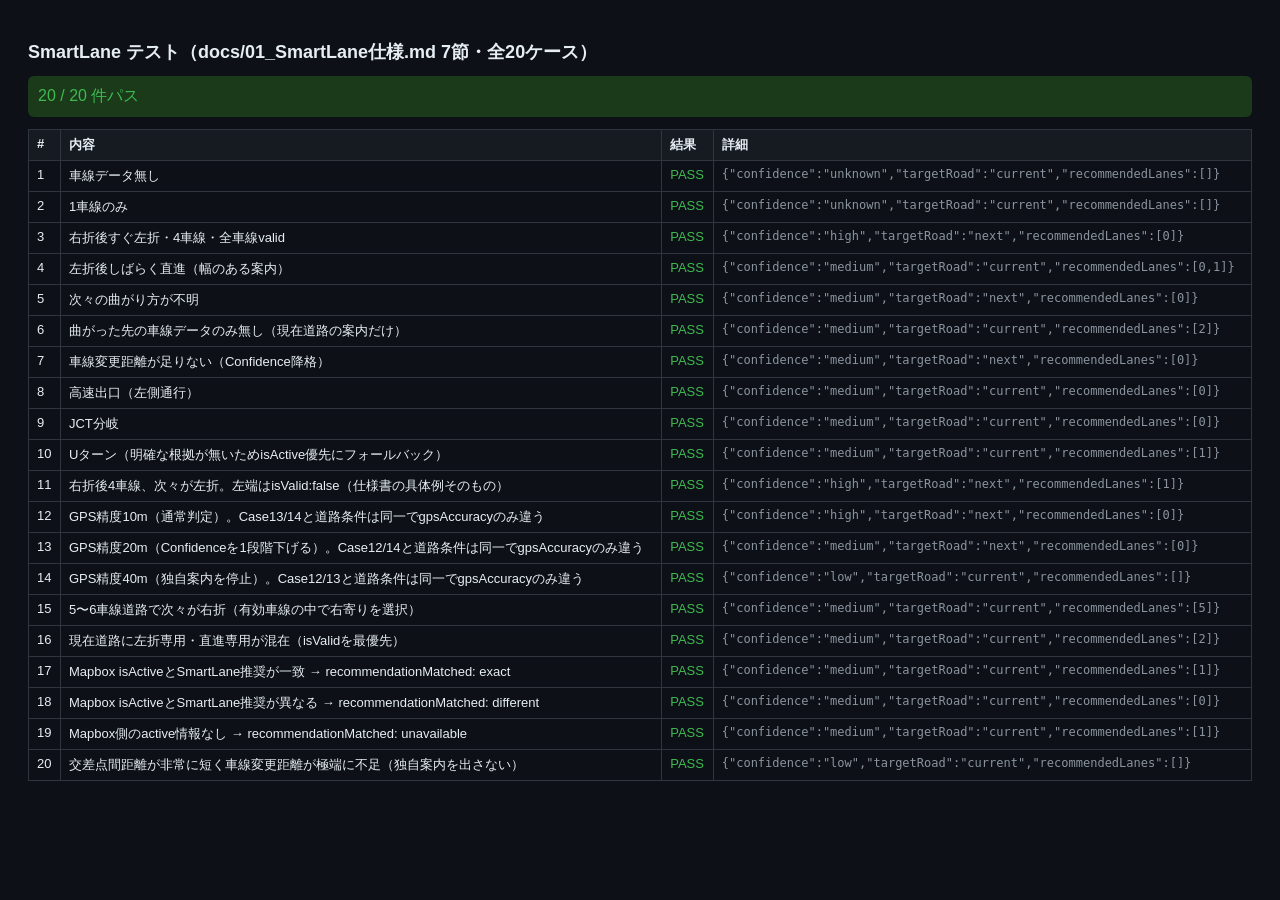
<file: tests/smartLane.test.html>
<!DOCTYPE html>
<html lang="ja">
<head>
<meta charset="UTF-8">
<title>SmartLane テスト（Step7・全20ケース）</title>
<style>
  body { background:#0d1117; color:#e6edf3; font-family:-apple-system,"Hiragino Sans","Noto Sans JP",sans-serif; padding:20px; }
  h1 { font-size:18px; }
  #summary { font-size:16px; margin:12px 0; padding:10px; border-radius:6px; }
  #summary.pass { background:#1a3a1a; color:#3fb950; }
  #summary.fail { background:#3a1a1a; color:#f85149; }
  table { border-collapse:collapse; width:100%; font-size:13px; }
  th, td { border:1px solid #30363d; padding:6px 8px; text-align:left; vertical-align:top; }
  th { background:#161b22; }
  tr.pass td.result { color:#3fb950; }
  tr.fail td.result { color:#f85149; font-weight:bold; }
  td.detail { white-space:pre-wrap; font-family:monospace; font-size:12px; color:#8b949e; }
</style>
</head>
<body>

<h1>SmartLane テスト（docs/01_SmartLane仕様.md 7節・全20ケース）</h1>
<div id="summary">実行中…</div>
<table id="resultTable">
  <thead>
    <tr><th>#</th><th>内容</th><th>結果</th><th>詳細</th></tr>
  </thead>
  <tbody id="resultBody"></tbody>
</table>

<script type="module">
import { createRoadSnapshot, createManeuverInfo, createSmartLaneInput } from '../js/core/models.js';
import { evaluateSmartLane } from '../js/core/smartLane.js';
import { compareRecommendation } from '../js/core/compare.js';

const CASE_COUNT = 20;

function buildInput(raw) {
  const currentRoad = createRoadSnapshot(raw.currentRoad);
  const currentManeuver = raw.currentManeuver ? createManeuverInfo(raw.currentManeuver) : null;
  const nextRoad = raw.nextRoad ? createRoadSnapshot(raw.nextRoad) : null;
  const followingManeuver = raw.followingManeuver ? createManeuverInfo(raw.followingManeuver) : null;

  return createSmartLaneInput({
    currentRoad,
    currentManeuver,
    distanceToCurrent: raw.distanceToCurrent,
    nextRoad,
    followingManeuver,
    distanceToFollowing: raw.distanceToFollowing,
    currentSpeed: raw.currentSpeed,
    gpsAccuracy: raw.gpsAccuracy
  });
}

function activeIndicesOf(roadSnapshot) {
  if (!roadSnapshot?.lanes) return [];
  return roadSnapshot.lanes
    .map((lane, i) => (lane.isActive ? i : null))
    .filter((i) => i !== null);
}

function arraysEqual(a, b) {
  if (!Array.isArray(a) || !Array.isArray(b) || a.length !== b.length) return false;
  const sa = [...a].sort((x, y) => x - y);
  const sb = [...b].sort((x, y) => x - y);
  return sa.every((v, i) => v === sb[i]);
}

function checkCase(fixture) {
  const problems = [];
  let input;
  try {
    input = buildInput(fixture.input);
  } catch (err) {
    return { pass: false, problems: [`入力データの構築に失敗: ${err.message}`], advice: null };
  }

  let advice;
  try {
    advice = evaluateSmartLane(input);
  } catch (err) {
    return { pass: false, problems: [`evaluateSmartLaneが例外を投げた: ${err.message}`], advice: null };
  }

  const exp = fixture.expected;

  if (exp.confidence !== undefined && advice.confidence !== exp.confidence) {
    problems.push(`confidence: expected=${exp.confidence} actual=${advice.confidence}`);
  }
  if (exp.confidenceOneOf !== undefined && !exp.confidenceOneOf.includes(advice.confidence)) {
    problems.push(`confidence: expected one of ${JSON.stringify(exp.confidenceOneOf)} actual=${advice.confidence}`);
  }
  if (exp.targetRoad !== undefined && advice.targetRoad !== exp.targetRoad) {
    problems.push(`targetRoad: expected=${exp.targetRoad} actual=${advice.targetRoad}`);
  }
  if (exp.recommendedLanes !== undefined && !arraysEqual(advice.recommendedLanes, exp.recommendedLanes)) {
    problems.push(`recommendedLanes: expected=${JSON.stringify(exp.recommendedLanes)} actual=${JSON.stringify(advice.recommendedLanes)}`);
  }
  if (exp.gpsDowngraded !== undefined && advice.gpsDowngraded !== exp.gpsDowngraded) {
    problems.push(`gpsDowngraded: expected=${exp.gpsDowngraded} actual=${advice.gpsDowngraded}`);
  }
  if (exp.recommendationMatched !== undefined) {
    const mapboxActive = activeIndicesOf(advice.targetRoad === 'next' ? input.nextRoad : input.currentRoad);
    const matched = compareRecommendation(mapboxActive, advice.recommendedLanes);
    if (matched !== exp.recommendationMatched) {
      problems.push(`recommendationMatched: expected=${exp.recommendationMatched} actual=${matched} (mapboxActive=${JSON.stringify(mapboxActive)})`);
    }
  }

  return { pass: problems.length === 0, problems, advice };
}

async function run() {
  const body = document.getElementById('resultBody');
  let passCount = 0;

  for (let i = 1; i <= CASE_COUNT; i++) {
    const id = String(i).padStart(2, '0');
    const res = await fetch(`fixtures/case${id}.json`);
    const fixture = await res.json();
    const result = checkCase(fixture);

    if (result.pass) passCount++;

    const tr = document.createElement('tr');
    tr.className = result.pass ? 'pass' : 'fail';
    tr.innerHTML = `
      <td>${fixture.id}</td>
      <td>${fixture.description}</td>
      <td class="result">${result.pass ? 'PASS' : 'FAIL'}</td>
      <td class="detail">${result.pass
        ? JSON.stringify({ confidence: result.advice.confidence, targetRoad: result.advice.targetRoad, recommendedLanes: result.advice.recommendedLanes })
        : result.problems.join('\n')}</td>
    `;
    body.appendChild(tr);
  }

  const summary = document.getElementById('summary');
  summary.textContent = `${passCount} / ${CASE_COUNT} 件パス`;
  summary.className = passCount === CASE_COUNT ? 'pass' : 'fail';
}

run();
</script>
</body>
</html>
</file>
